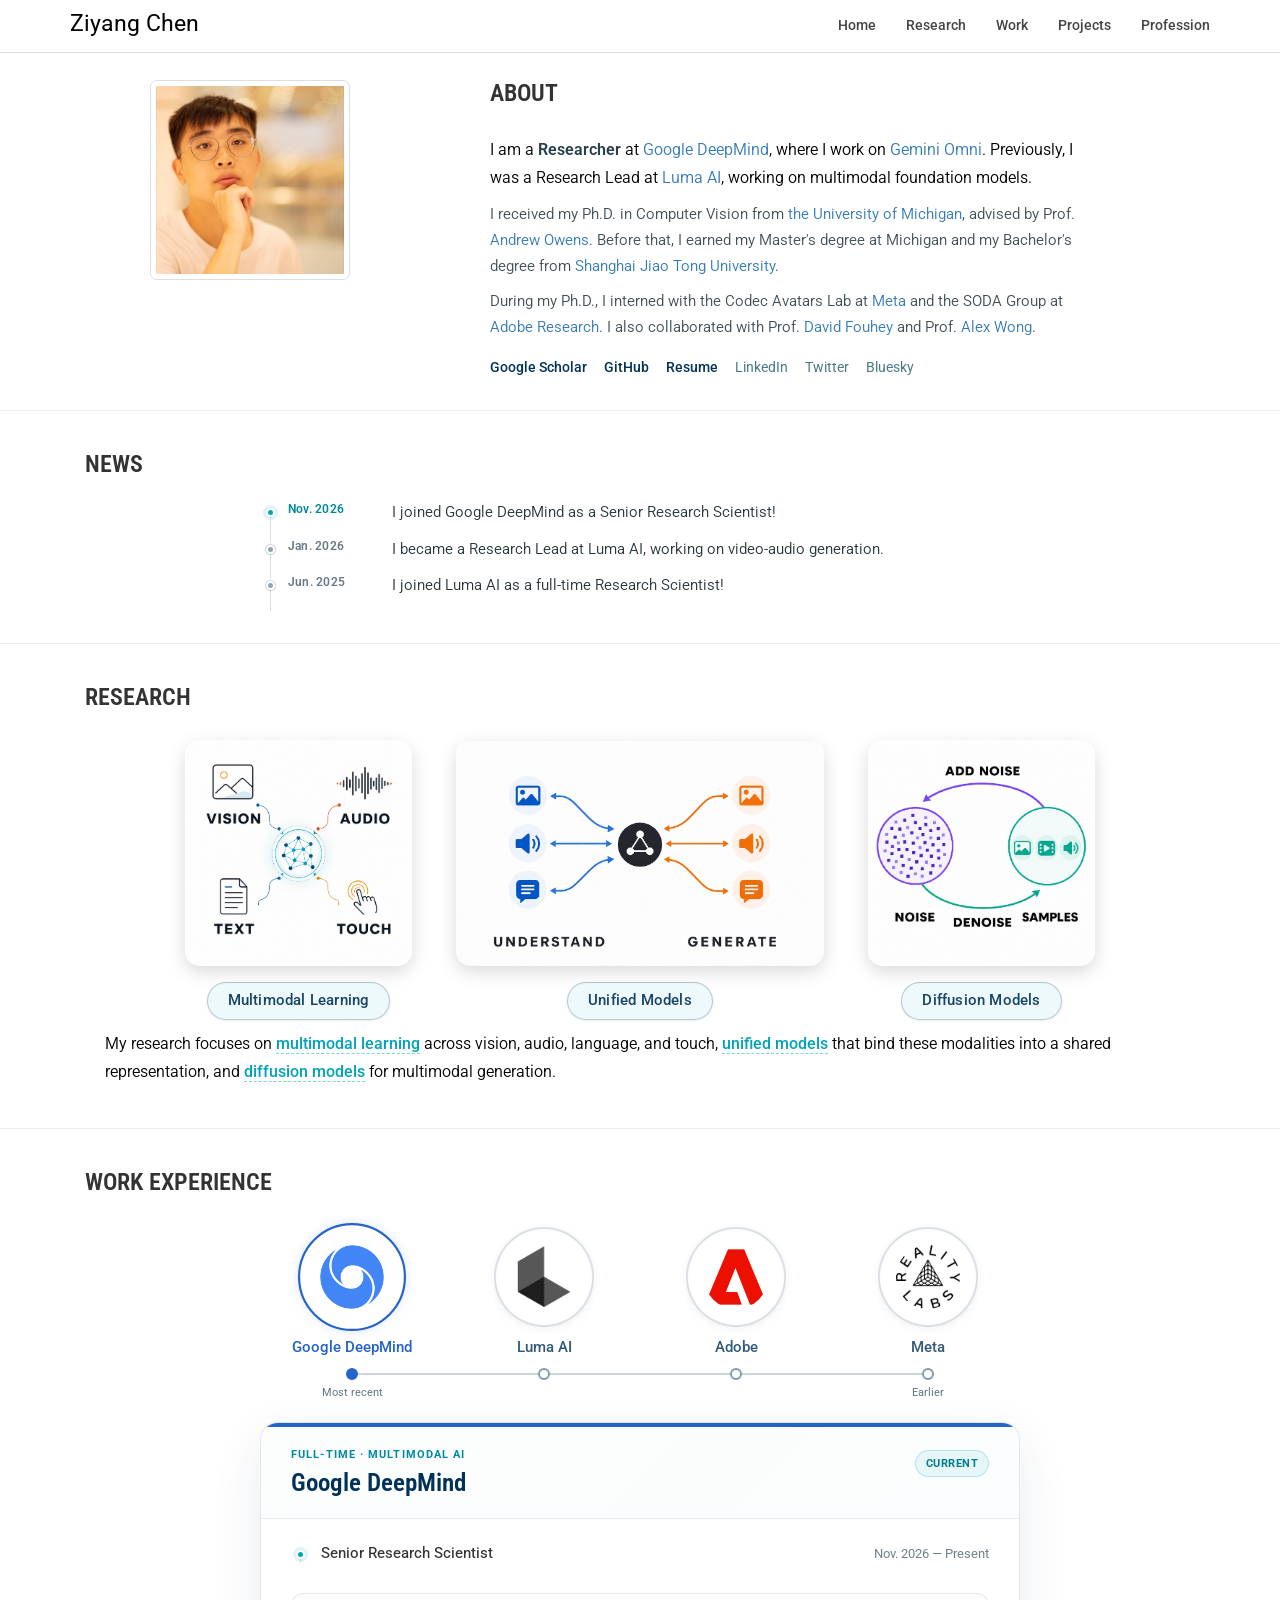
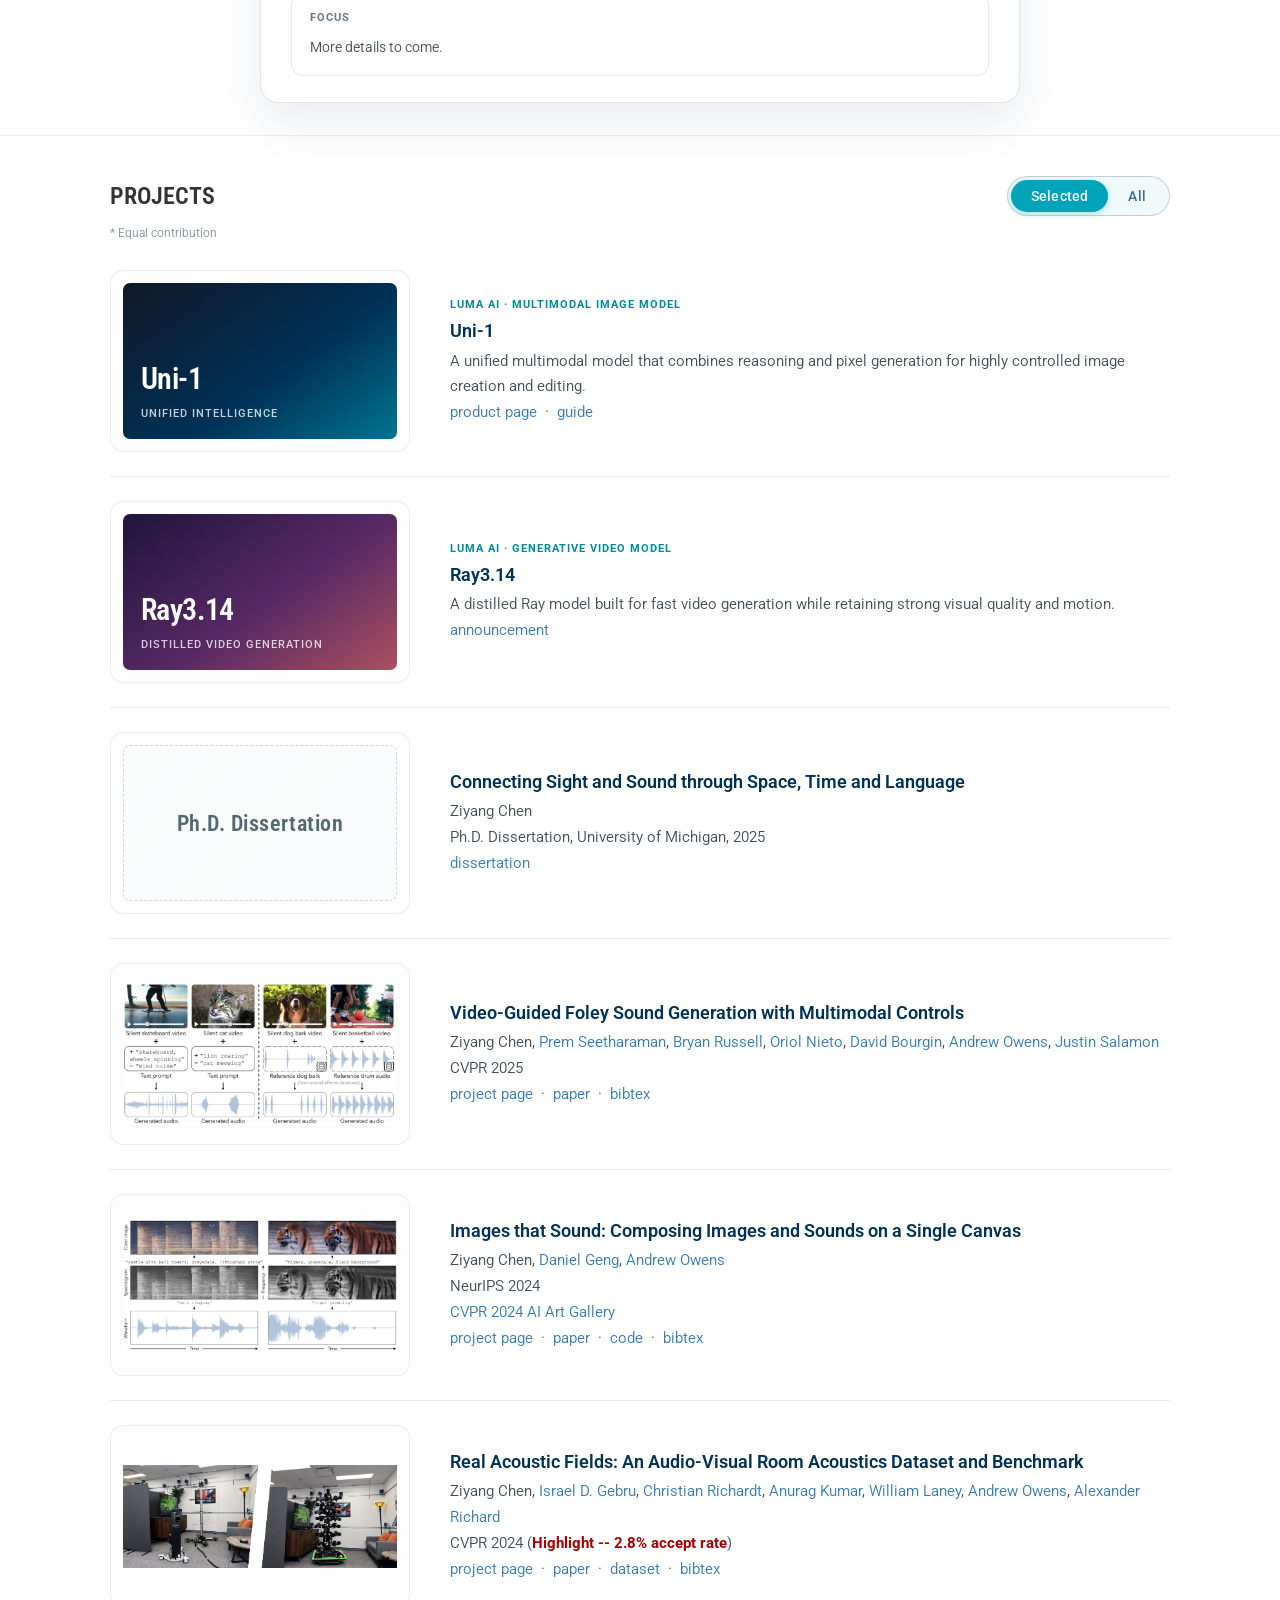
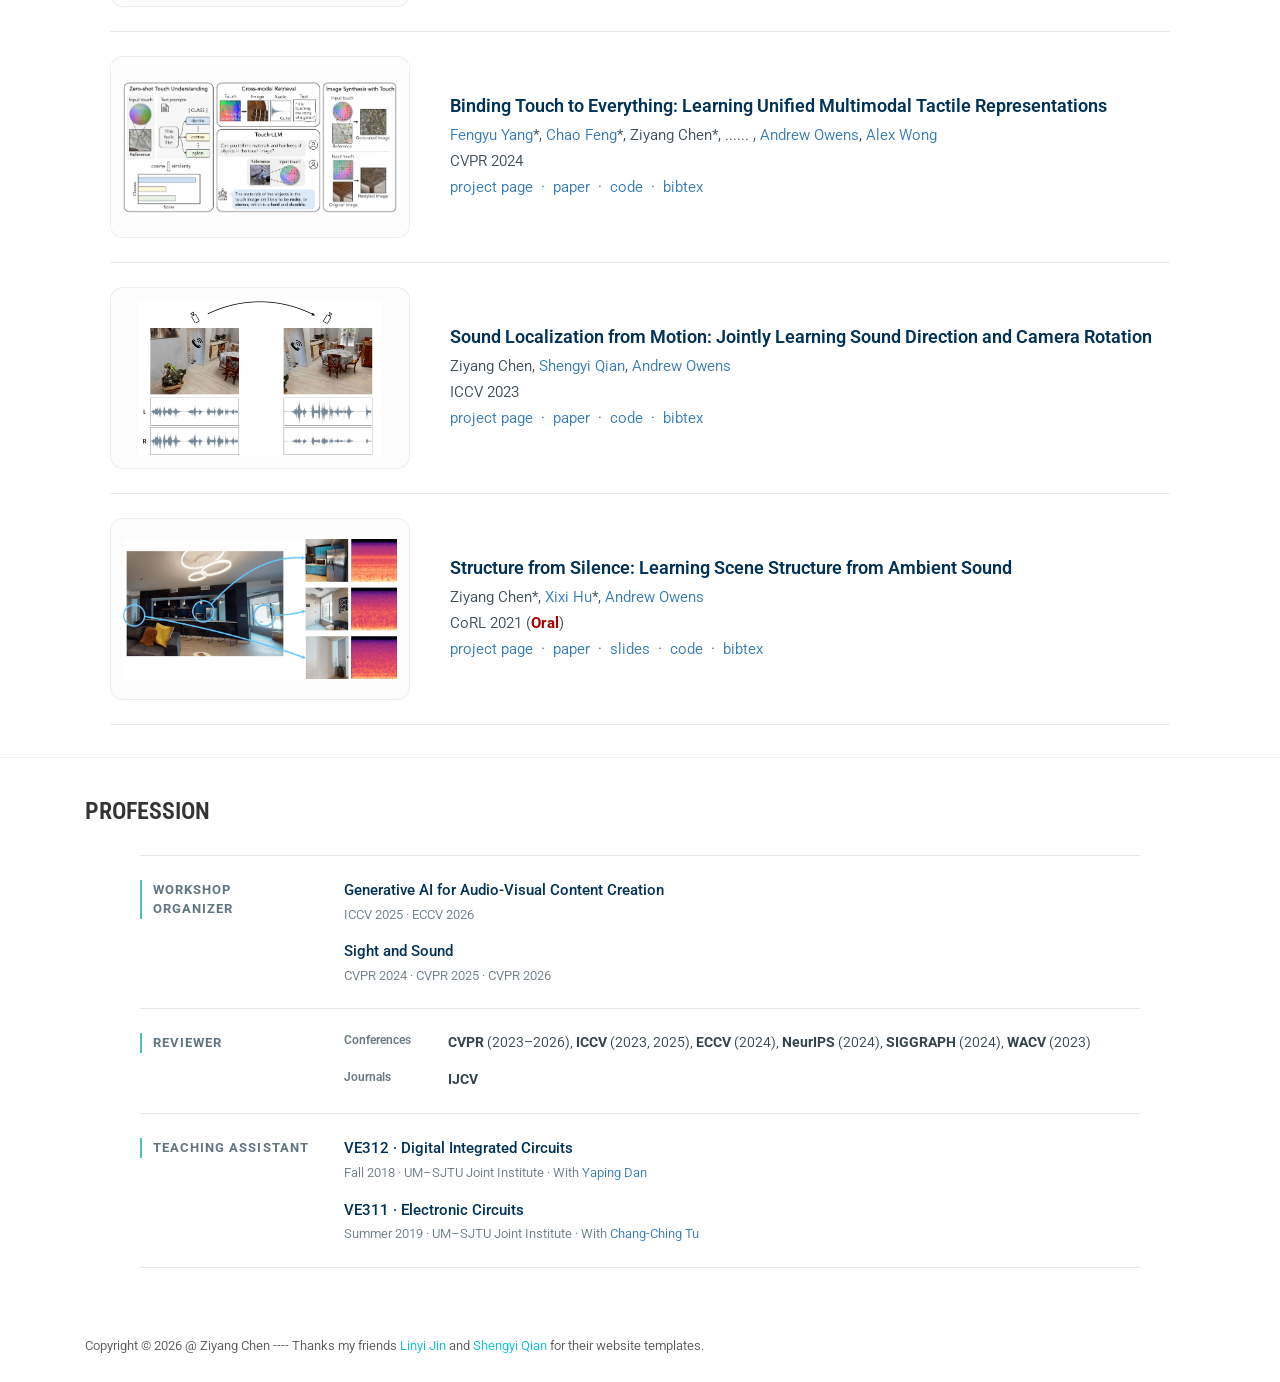
<file: index.html>
<!DOCTYPE html>
<html lang="en">

<head>
    <meta http-equiv="Content-Type" content="text/html; charset=UTF-8">
    <!-- Page metadata -->
    <title>Ziyang Chen</title>
    <link rel="icon" href="images/favicon/favicon.ico" sizes="any">
    <link rel="apple-touch-icon" sizes="180x180" href="images/favicon/apple-touch-icon.png">
    <meta name="description" content="Ziyang Chen's Personal Website">
    <meta name="keywords" content="webpage">
    <meta name="author" content="Ziyang Chen">
    <meta name="format-detection" content="telephone=no">
    <meta name="viewport" content="width=device-width, initial-scale=1">

    <!-- Fonts and styles -->
    <link rel="preconnect" href="https://fonts.googleapis.com">
    <link rel="preconnect" href="https://fonts.gstatic.com" crossorigin>
    <link rel="stylesheet" href="https://fonts.googleapis.com/css2?family=Roboto+Condensed:wght@300;400;700&amp;family=Roboto:wght@100;300;400;500;700&amp;display=swap">
    <link rel="stylesheet" href="assets/css/bootstrap.min.css">
    <link rel="stylesheet" href="assets/css/animate.css">
    <link rel="stylesheet" href="assets/css/main.css">
    <link rel="stylesheet" href="assets/css/responsive.css">

    <!-- Site scripts; defer preserves dependency order -->
    <script defer src="assets/js/jquery.min.js"></script>
    <script defer src="assets/js/bootstrap.min.js"></script>
    <script defer src="assets/js/wow.min.js"></script>
    <script defer src="assets/js/main.js"></script>

    <!-- Global site tag (gtag.js) - Google Analytics -->
    <script async src="https://www.googletagmanager.com/gtag/js?id=G-ZL4BP5RJ60"></script>
    <script>
        window.dataLayer = window.dataLayer || [];
        function gtag() { dataLayer.push(arguments); }
        gtag('js', new Date());

        gtag('config', 'G-ZL4BP5RJ60');
    </script>

</head>

<body>
    <a class="skip-link" href="#main-content">Skip to main content</a>

    <!-- Site header and primary navigation -->
    <header id="top-bar" class="navbar-fixed-top animated-header">
        <div class="container">
            <div class="navbar-header">
                <!-- Mobile navigation toggle -->
                <button type="button" class="navbar-toggle" data-toggle="collapse" data-target="#main-navigation" aria-controls="main-navigation" aria-expanded="false">
                    <span class="sr-only">Toggle navigation</span>
                    <span class="icon-bar"></span>
                    <span class="icon-bar"></span>
                    <span class="icon-bar"></span>
                </button>
                <div class="navbar-brand">
                    <a href="index.html" style="font-size:1.3em;color:black">
                        Ziyang Chen
                    </a>
                </div>
            </div>
            <nav id="main-navigation" class="collapse navbar-collapse navbar-right" aria-label="Primary navigation">
                <div class="main-menu">
                    <ul class="nav navbar-nav navbar-right">
                        <li>
                            <a href="#about">Home</a>
                        </li>
                        <li>
                            <a href="#Research">Research</a>
                        </li>
                        <li>
                            <a href="#Work">Work</a>
                        </li>
                        <li>
                            <a href="#Projects">Projects</a>
                        </li>
                        <li>
                            <a href="#Profession">Profession</a>
                        </li>
                    </ul>
                </div>
            </nav>
        </div>
    </header>

    <main id="main-content" tabindex="-1">
    <!-- About: introduction and profile links -->
    <section id="about" class="site-section">
        <div class="container">
            <div class="row about-layout">
                <div class="col-md-4 col-sm-4 about-portrait-column">
                    <div class="block wow fadeInRight" data-wow-delay=".2s" data-wow-duration="400ms">
                        <div class="text-center">
                            <img class="about-portrait" src="images/selfish/self-480.jpg" alt="Portrait of Ziyang Chen" width="200" height="200" decoding="async" fetchpriority="high">
                        </div>
                    </div>
                </div>
                <div class="col-md-7 col-sm-7 about-copy-column">
                    <div class="block about-intro wow fadeInLeft" data-wow-delay=".2s" data-wow-duration="400ms">
                        <h1 class="about-heading">About</h1>
                        <p>I am a <span class="about-role-emphasis">Researcher</span> at <a href="https://deepmind.google/">Google DeepMind</a>, where I work on <a href="https://deepmind.google/models/gemini-omni/">Gemini Omni</a>. Previously, I was a Research Lead at <a href="https://lumalabs.ai/">Luma AI</a>, working on multimodal foundation models.</p>
                        <div class="about-bio">
                            <p>I received my Ph.D. in Computer Vision from <a href="https://umich.edu/">the University of Michigan</a>, advised by Prof. <a href="http://andrewowens.com/">Andrew Owens</a>. Before that, I earned my Master's degree at Michigan and my Bachelor's degree from <a href="https://www.sjtu.edu.cn/">Shanghai Jiao Tong University</a>.</p>
                            <p>During my Ph.D., I interned with the Codec Avatars Lab at <a href="https://about.meta.com/realitylabs/">Meta</a> and the SODA Group at <a href="https://research.adobe.com/">Adobe Research</a>. I also collaborated with Prof. <a href="https://web.eecs.umich.edu/~fouhey/">David Fouhey</a> and Prof. <a href="https://vision.cs.yale.edu/members/alex-wong.html">Alex Wong</a>.</p>
                        </div>
                        <nav class="about-links" aria-label="Profiles and résumé">
                            <a class="about-link-primary" href="https://scholar.google.com/citations?user=PbsR83sAAAAJ">Google Scholar</a>
                            <a class="about-link-primary" href="https://github.com/IFICL">GitHub</a>
                            <a class="about-link-primary" href="docs/CV-ziyangchen.pdf">Resume</a>
                            <a href="https://www.linkedin.com/in/ziyang-chen-701982200/">LinkedIn</a>
                            <a href="https://x.com/CzyangChen">Twitter</a>
                            <a href="https://bsky.app/profile/czyang.bsky.social">Bluesky</a>
                        </nav>
                    </div>
                </div>
            </div>
        </div>
    </section>
    <!-- News: recent career and publication updates -->
    <section id="News" class="site-section news-section">
        <div class="container">
            <div class="row">
                <div class="block wow fadeInRight" data-wow-delay=".2s" data-wow-duration="400ms">
                    <h2>
                        News
                    </h2>
                    <ul class="news-timeline" tabindex="0" aria-label="News updates; scroll for older items">
                        <li class="news-item news-latest">
                            <time datetime="2026-11">Nov. 2026</time>
                            <span>I joined Google DeepMind as a Senior Research Scientist!</span>
                        </li>
                        <li class="news-item">
                            <time datetime="2026-01">Jan. 2026</time>
                            <span>I became a Research Lead at Luma AI, working on video-audio generation.</span>
                        </li>
                        <li class="news-item">
                            <time datetime="2025-06">Jun. 2025</time>
                            <span>I joined Luma AI as a full-time Research Scientist!</span>
                        </li>
                        <li class="news-item">
                            <time datetime="2025-05">May 2025</time>
                            <span>I defended my Ph.D. and graduated!</span>
                        </li>
                        <li class="news-item">
                            <time datetime="2025-02">Feb. 2025</time>
                            <span>Three papers were accepted to CVPR 2025! See you in Nashville!</span>
                        </li>
                        <li class="news-item">
                            <time datetime="2024-11">Nov. 2024</time>
                            <span>Check out our new work <a href="https://arxiv.org/abs/2411.17698" target="_blank" rel="noopener noreferrer">MultiFoley</a> for creative Foley sound generation!</span>
                        </li>
                    </ul>
                </div>
            </div>
        </div>
    </section>
    <!-- Research: current research themes -->
    <section id="Research" class="site-section">
        <div class="container">
            <div class="row">
                <div class="block wow fadeInRight" data-wow-delay=".2s" data-wow-duration="400ms">
                    <h2>
                        Research
                    </h2>
                    <div class="text-center">
                    <div class="img-wall" style="width: 85%;">
                        <div class="img-wall-element">
                            <img src="images/research/multi_modal.jpg" alt="Illustration of multimodal learning across different data types" loading="lazy" decoding="async">
                            <div><span class="keyword-pill" data-topic="multimodal">Multimodal Learning</span></div>
                        </div>
                        <div class="img-wall-element">
                            <img src="images/research/unified_model_v2.jpg" alt="Diagram representing a unified multimodal model" loading="lazy" decoding="async">
                            <div><span class="keyword-pill" data-topic="unified">Unified Models</span></div>
                        </div>
                        <div class="img-wall-element">
                            <img src="images/research/diffusion.jpg" alt="Illustration of the diffusion model generation process" loading="lazy" decoding="async">
                            <div><span class="keyword-pill" data-topic="diffusion">Diffusion Models</span></div>
                        </div>

                    </div>
                    </div>
                    <p class="research" >
                        My research focuses on <span class="topic-link" data-topic="multimodal">multimodal learning</span> across vision, audio, language, and touch, <span class="topic-link" data-topic="unified">unified models</span> that bind these modalities into a shared representation, and <span class="topic-link" data-topic="diffusion">diffusion models</span> for multimodal generation.
                    </p>
                </div>
            </div>
        </div>
    </section>
    <!-- Work: industry roles and selected projects -->
    <section id="Work" class="site-section">
        <div class="container">
            <div class="row">
                <div class="block wow fadeInLeft" data-wow-delay=".2s" data-wow-duration="400ms">
                    <h2>
                        Work Experience
                    </h2>
                </div>
            </div>

            <div class="row">
                <div class="block">
                    <div class="work-tabs" role="tablist" aria-label="Employers, most recent first">
                        <div class="work-tabs-track" role="presentation">
                            <button class="work-tab active" role="tab" aria-selected="true" aria-controls="work-deepmind" id="tab-deepmind" tabindex="0">
                                <img src="images/work/google-deepmind.png" alt="" width="100" height="100" loading="lazy" decoding="async">
                                <span class="work-tab-name">Google DeepMind</span>
                                <span class="work-timeline-label" aria-hidden="true">Most recent</span>
                            </button>
                            <button class="work-tab" role="tab" aria-selected="false" aria-controls="work-luma" id="tab-luma" tabindex="-1">
                                <img src="./images/work/luma.png" alt="" width="100" height="100" loading="lazy" decoding="async">
                                <span class="work-tab-name">Luma AI</span>
                            </button>
                            <button class="work-tab" role="tab" aria-selected="false" aria-controls="work-adobe" id="tab-adobe" tabindex="-1">
                                <img src="./images/work/adobe-icon.png" alt="" width="100" height="100" loading="lazy" decoding="async">
                                <span class="work-tab-name">Adobe</span>
                            </button>
                            <button class="work-tab" role="tab" aria-selected="false" aria-controls="work-meta" id="tab-meta" tabindex="-1">
                                <img src="./images/work/reality_lab.png" alt="" width="100" height="100" loading="lazy" decoding="async">
                                <span class="work-tab-name">Meta</span>
                                <span class="work-timeline-label" aria-hidden="true">Earlier</span>
                            </button>
                        </div>
                    </div>

                    <div class="work-panels">
                        <div class="work-panel active" role="tabpanel" id="work-deepmind" aria-labelledby="tab-deepmind">
                            <div class="work-panel-header">
                                <div>
                                    <p class="work-eyebrow">Full-time · Multimodal AI</p>
                                    <div class="work-company-line">
                                        <h3 class="work-company"><a href="https://deepmind.google/">Google DeepMind</a></h3>
                                    </div>
                                </div>
                                <span class="work-status">Current</span>
                            </div>
                            <div class="work-panel-body">
                                <div class="work-role-list" aria-label="Role at Google DeepMind">
                                    <div class="role-line current-role">
                                        <span class="job-title">Senior Research Scientist</span>
                                        <span class="role-date">Nov. 2026 — Present</span>
                                    </div>
                                </div>
                                <div class="work-info-block">
                                    <p class="work-label">Focus</p>
                                    <p class="work-detail">More details to come.</p>
                                </div>
                            </div>
                        </div>
                        <div class="work-panel" role="tabpanel" id="work-luma" aria-labelledby="tab-luma" hidden>
                            <div class="work-panel-header">
                                <div>
                                    <p class="work-eyebrow">Full-time · Multimodal AI</p>
                                    <div class="work-company-line">
                                        <h3 class="work-company"><a href="https://lumalabs.ai/">Luma AI</a></h3>
                                        <p class="work-location">Redwood City, CA</p>
                                    </div>
                                </div>
                            </div>
                            <div class="work-panel-body">
                                <div class="work-role-list" aria-label="Roles at Luma AI">
                                    <div class="role-line">
                                        <span class="job-title">Research Lead</span>
                                        <span class="role-date">Jan. — Nov. 2026</span>
                                    </div>
                                    <div class="role-line">
                                        <span class="job-title">Research Scientist</span>
                                        <span class="role-date">Jun. 2025 — Jan. 2026</span>
                                    </div>
                                </div>
                                <div class="work-info-block">
                                    <p class="work-label">Focus</p>
                                    <p class="work-detail">Multimodal foundation models for image, video, and audio generation.</p>
                                </div>
                            </div>
                        </div>
                        <div class="work-panel" role="tabpanel" id="work-adobe" aria-labelledby="tab-adobe" hidden>
                            <div class="work-panel-header">
                                <div>
                                    <p class="work-eyebrow">Research internship · Generative audio</p>
                                    <div class="work-company-line">
                                        <h3 class="work-company"><a href="https://research.adobe.com/">Adobe Research</a></h3>
                                        <p class="work-location">San Francisco, CA</p>
                                    </div>
                                </div>
                            </div>
                            <div class="work-panel-body">
                                <div class="work-role-list" aria-label="Role at Adobe Research">
                                    <div class="role-line">
                                        <span class="job-title">Research Scientist Intern</span>
                                        <span class="role-date">May — Nov. 2024</span>
                                    </div>
                                </div>
                                <div class="work-info-grid">
                                    <div class="work-info-block">
                                        <p class="work-label">Research mentors</p>
                                        <p class="work-detail"><a href="https://pseeth.github.io/">Prem Seetharaman</a>, <a href="https://bryanrussell.org/">Bryan Russell</a>, and <a href="https://www.justinsalamon.com/">Justin Salamon</a></p>
                                    </div>
                                    <div class="work-info-block work-featured-project">
                                        <p class="work-label">Featured project</p>
                                        <p class="work-project-title"><a href="https://ificl.github.io/MultiFoley/">MultiFoley</a><span class="work-project-venue">CVPR 2025</span></p>
                                        <p class="work-detail">Video-guided sound generation with text, audio, and video conditioning.</p>
                                    </div>
                                </div>
                            </div>
                        </div>
                        <div class="work-panel" role="tabpanel" id="work-meta" aria-labelledby="tab-meta" hidden>
                            <div class="work-panel-header">
                                <div>
                                    <p class="work-eyebrow">Research internship · Spatial audio &amp; video</p>
                                    <div class="work-company-line">
                                        <h3 class="work-company"><a href="https://about.meta.com/realitylabs/">Meta · Codec Avatars Lab</a></h3>
                                        <p class="work-location">Pittsburgh, PA</p>
                                    </div>
                                </div>
                            </div>
                            <div class="work-panel-body">
                                <div class="work-role-list" aria-label="Role at Meta">
                                    <div class="role-line">
                                        <span class="job-title">Research Scientist Intern</span>
                                        <span class="role-date">May — Nov. 2023</span>
                                    </div>
                                </div>
                                <div class="work-info-grid">
                                    <div class="work-info-block">
                                        <p class="work-label">Research mentors</p>
                                        <p class="work-detail"><a href="https://scholar.google.it/citations?user=5RFgT84AAAAJ&amp;hl=en">Israel D. Gebru</a>, <a href="https://richardt.name/">Christian Richardt</a>, and <a href="https://alexanderrichard.github.io/">Alexander Richard</a></p>
                                    </div>
                                    <div class="work-info-block work-featured-project">
                                        <p class="work-label">Featured project</p>
                                        <p class="work-project-title"><a href="https://facebookresearch.github.io/real-acoustic-fields/">Real Acoustic Fields</a><span class="work-project-venue">CVPR 2024 · Highlight</span></p>
                                        <p class="work-detail">A multimodal dataset capturing real-world room acoustics.</p>
                                    </div>
                                </div>
                            </div>
                        </div>
                    </div>
                </div>
            </div>
        </div>
    </section>

    <!-- Projects: featured products and publications, with a complete archive view -->
    <section id="Projects" class="site-section filter-selected">
        <div class="container">
            <div class="row">
                <div class="block">
                    <div class="project-header">
                        <h2>Projects</h2>
                        <div class="project-toggle" role="group" aria-label="Filter projects">
                            <button type="button" class="project-toggle-btn active" data-filter="selected" aria-pressed="true">Selected</button>
                            <button type="button" class="project-toggle-btn" data-filter="all" aria-pressed="false">All</button>
                        </div>
                    </div>
                    <p class="project-note">* Equal contribution</p>
                </div>
            </div>

            <div class="row project-entry project-selected" id="uni-1">
                <div class="block">
                    <div class="col-md-5 col-sm-5 text-center">
                        <a href="https://lumalabs.ai/uni-1" aria-label="View the Uni-1 product page">
                            <div class="project-teaser-placeholder project-product-teaser project-product-teaser-uni" aria-hidden="true">
                                <span class="project-placeholder-kicker">Uni-1</span>
                                <span class="project-product-type">Unified Intelligence</span>
                            </div>
                        </a>
                    </div>
                    <div class="col-md-7 col-sm-7">
                        <p>
                            <span class="project-project-eyebrow">Luma AI · Multimodal image model</span>
                            <span class="mybold">Uni-1</span><br>
                            A unified multimodal model that combines reasoning and pixel generation for highly controlled image creation and editing.

                            <br>
                            <a href="https://lumalabs.ai/uni-1">product page</a>
                            &nbsp;&middot;&nbsp;
                            <a href="https://lumalabs.ai/learning-center/articles/uni-1-complete-guide">guide</a>
                        </p>
                    </div>
                </div>
            </div>

            <div class="row project-entry project-selected" id="ray-3-14">
                <div class="block">
                    <div class="col-md-5 col-sm-5 text-center">
                        <a href="https://lumalabs.ai/news/ray3_14" aria-label="View the Ray3.14 announcement">
                            <div class="project-teaser-placeholder project-product-teaser project-product-teaser-ray" aria-hidden="true">
                                <span class="project-placeholder-kicker">Ray3.14</span>
                                <span class="project-product-type">Distilled Video Generation</span>
                            </div>
                        </a>
                    </div>
                    <div class="col-md-7 col-sm-7">
                        <p>
                            <span class="project-project-eyebrow">Luma AI · Generative video model</span>
                            <span class="mybold">Ray3.14</span><br>
                            A distilled Ray model built for fast video generation while retaining strong visual quality and motion.
                            <br>
                            <a href="https://lumalabs.ai/news/ray3_14">announcement</a>
                        </p>
                    </div>
                </div>
            </div>

            <div class="row project-entry project-selected" id="phd-dissertation">
                <div class="block">
                    <div class="col-md-5 col-sm-5 text-center">
                        <a href="https://deepblue.lib.umich.edu/items/5612135b-61cb-47e1-9ab4-3c3dda3f605b" aria-label="View the dissertation Connecting Sight and Sound through Space, Time and Language">
                            <div class="project-teaser-placeholder" aria-hidden="true">
                                <span class="project-placeholder-kicker">Ph.D. Dissertation</span>
                            </div>
                        </a>
                    </div>
                    <div class="col-md-7 col-sm-7">
                        <p>
                            <span class="mybold">Connecting Sight and Sound through Space, Time and Language</span><br>
                            Ziyang Chen
                            <br>
                            Ph.D. Dissertation, University of Michigan, 2025
                            <br>
                            <a href="https://deepblue.lib.umich.edu/items/5612135b-61cb-47e1-9ab4-3c3dda3f605b">dissertation</a>
                        </p>
                    </div>
                </div>
            </div>

            <div class="row project-entry project-selected" id="multifoley">
                <div class="block">
                    <div class="col-md-5 col-sm-5 text-center">
                        <a href="https://arxiv.org/abs/2411.17698"><img src="images/projects/multifoley.jpg" alt="MultiFoley video-guided sound generation overview" loading="lazy" decoding="async"
                                style="width: 100%;  border-radius: 10px;"></a>
                    </div>
                    <div class="col-md-7 col-sm-7">
                        <p>
                            <span class="mybold">Video-Guided Foley Sound Generation with Multimodal Controls</span><br>

                            Ziyang Chen,
                            <a href="https://pseeth.github.io/">Prem Seetharaman</a>,
                            <a href="https://bryanrussell.org/">Bryan Russell</a>,
                            <a href="https://www.urinieto.com/">Oriol Nieto</a>,
                            <a href="https://www.davidbourgin.com/">David Bourgin</a>,
                            <a href="http://andrewowens.com/">Andrew Owens</a>,
                            <a href="https://www.justinsalamon.com/" target="_blank" rel="noopener noreferrer">Justin Salamon</a>
                            <br>
                            CVPR 2025
                            <br>
                            <a href="https://ificl.github.io/MultiFoley/">project page</a>
                            &nbsp;&middot;&nbsp;
                            <a href="https://arxiv.org/abs/2411.17698">paper</a>
                            &nbsp;&middot;&nbsp;
                            <a href="https://ificl.github.io/MultiFoley/#BibTeX" target="_blank" rel="noopener noreferrer">bibtex</a>
                        </p>
                    </div>
                </div>
            </div>


            <div class="row project-entry" id="GPS-Gen">
                <div class="block">
                    <div class="col-md-5 col-sm-5 text-center">
                        <a href="https://cfeng16.github.io/gps-gen/"><img src="images/projects/gpsgen.jpg" alt="GPS-controlled image generation overview" loading="lazy" decoding="async" style="width: 95%;"></a>
                    </div>
                    <div class="col-md-7 col-sm-7">
                        <p>
                            <span class="mybold">GPS as a Control Signal for Image Generation</span><br>

                            <a href="https://cfeng16.github.io/">Chao Feng</a>,
                            Ziyang Chen,
                            <a href="https://holynski.org/">Aleksander Holynski</a>,
                            <a href="https://people.eecs.berkeley.edu/~efros/">Alexei A. Efros</a>,
                            <a href="http://andrewowens.com/">Andrew Owens</a>
                            <br>
                            CVPR 2025
                            <br>
                            <a href="https://cfeng16.github.io/gps-gen/">project page</a>
                            &nbsp;&middot;&nbsp;
                            <a href="https://arxiv.org/abs/2501.12390">paper</a>
                            &nbsp;&middot;&nbsp;
                            <a href="https://github.com/cfeng16/GPS2Pix">code</a>
                            &nbsp;&middot;&nbsp;
                            <a href="https://cfeng16.github.io/gps-gen/#bibtex">bibtex</a>
                            <br>
                        </p>
                    </div>
                </div>
            </div>

            <div class="row project-entry" id="Ego-Spatial">
                <div class="block">
                    <div class="col-md-5 col-sm-5 text-center">
                        <a href="https://openaccess.thecvf.com/content/CVPR2025/papers/Min_Supervising_Sound_Localization_by_In-the-wild_Egomotion_CVPR_2025_paper.pdf"><img src="images/projects/sup-egomotion.jpg" alt="Egomotion-supervised sound localization overview" loading="lazy" decoding="async" style="width: 95%; border-radius: 10px;"></a>
                    </div>
                    <div class="col-md-7 col-sm-7">
                        <p>
                            <span class="mybold">Supervising Sound Localization Using In-the-wild Ego-motion</span>
                            <br>

                            <a href="https://www.linkedin.com/in/anna-min-a69963263/">Anna Min</a>,
                            Ziyang Chen,
                            <a href="https://hangzhaomit.github.io/">Hang Zhao</a>,
                            <a href="http://andrewowens.com/">Andrew Owens</a>
                            <br>
                            CVPR 2025 (<span style="color:#a00"><b>Highlight</b></span>)
                            <br>

                            <a href="https://openaccess.thecvf.com/content/CVPR2025/papers/Min_Supervising_Sound_Localization_by_In-the-wild_Egomotion_CVPR_2025_paper.pdf">paper</a>
                        </p>
                    </div>
                </div>
            </div>

            <div class="row project-entry project-selected" id="images-that-sound">
                <div class="block">
                    <div class="col-md-5 col-sm-5 text-center">
                        <a href="https://arxiv.org/abs/2405.12221"><img src="images/projects/images-that-sound.jpg" alt="Images that Sound composition examples" loading="lazy" decoding="async" style="width: 100%;  border-radius: 10px;"></a>
                    </div>
                    <div class="col-md-7 col-sm-7">
                            <p>
                                <span class="mybold">
                                    Images that Sound: Composing Images and Sounds on a Single Canvas</span><br>

                                Ziyang Chen,
                                <a href="https://dangeng.github.io/">Daniel Geng</a>,
                                <a href="http://andrewowens.com/">Andrew Owens</a>
                                <br>
                                NeurIPS 2024
                                <br>
                                <a href="https://thecvf-art.com/project/images-that-sound/">CVPR 2024 AI Art Gallery</a>
                                <br>
                                <a href="https://ificl.github.io/images-that-sound/">project page</a>
                                &nbsp;&middot;&nbsp;
                                <a href="https://arxiv.org/abs/2405.12221">paper</a>
                                &nbsp;&middot;&nbsp;
                                <a href="https://github.com/IFICL/images-that-sound">code</a>
                                &nbsp;&middot;&nbsp;
                                <a href="https://ificl.github.io/images-that-sound/#BibTeX" target="_blank" rel="noopener noreferrer">bibtex</a>
                            </p>
                    </div>
                </div>
            </div>

            <div class="row project-entry project-selected" id="real-acoustic-fields">
                <div class="block">
                    <div class="col-md-5 col-sm-5 text-center">
                        <a href="https://arxiv.org/abs/2403.18821"><img src="images/projects/RAF.jpg" alt="Real Acoustic Fields capture setup" loading="lazy" decoding="async" style="width: 100%;  border-radius: 10px;"></a>
                    </div>
                    <div class="col-md-7 col-sm-7">
                        <p>
                            <span class="mybold">
                                Real Acoustic Fields: An Audio-Visual Room Acoustics Dataset and Benchmark</span><br>

                            Ziyang Chen,
                            <a href="https://scholar.google.it/citations?user=5RFgT84AAAAJ&amp;hl=en">Israel D. Gebru</a>,
                            <a href="https://richardt.name/">Christian Richardt</a>,
                            <a href="https://anuragkr90.github.io/">Anurag Kumar</a>,
                            <a href="https://www.linkedin.com/in/wlaney/">William Laney</a>,
                            <a href="http://andrewowens.com/">Andrew Owens</a>,
                            <a href="https://alexanderrichard.github.io/">Alexander Richard</a>
                            <br>
                            CVPR 2024 (<span style="color:#a00"><b>Highlight -- 2.8% accept rate</b></span>)
                            <br>
                            <a href="https://facebookresearch.github.io/real-acoustic-fields/">project page</a>
                                        &nbsp;&middot;&nbsp;
                                        <a href="https://arxiv.org/abs/2403.18821">paper</a>
                                        &nbsp;&middot;&nbsp;
                                        <a href="https://github.com/facebookresearch/real-acoustic-fields/">dataset</a>
                                        &nbsp;&middot;&nbsp;
                                        <a href="https://facebookresearch.github.io/real-acoustic-fields/#BibTeX" target="_blank" rel="noopener noreferrer">bibtex</a>
                        </p>
                    </div>
                </div>
            </div>


            <div class="row project-entry project-selected" id="UniTouch">
                <div class="block">
                    <div class="col-md-5 col-sm-5 text-center">
                        <a href="https://arxiv.org/abs/2401.18084"><img src="images/projects/unitouch.jpg" alt="UniTouch multimodal tactile representation overview" loading="lazy" decoding="async" style="width: 100%;"></a>
                    </div>
                    <div class="col-md-7 col-sm-7">
                        <p>
                            <span class="mybold"> Binding Touch to
                                Everything: Learning Unified Multimodal Tactile Representations </span><br>

                            <a href="https://fredfyyang.github.io/">Fengyu Yang</a>*,
                            <a href="https://cfeng16.github.io/">Chao Feng</a>*,
                            Ziyang Chen*,
                            ...... ,
                            <a href="http://andrewowens.com/">Andrew Owens</a>,
                            <a href="https://vision.cs.yale.edu/members/alex-wong.html">Alex Wong</a>
                            <br>
                            CVPR 2024
                            <br>
                            <a href="https://cfeng16.github.io/UniTouch/">project page</a>
                            &nbsp;&middot;&nbsp;
                            <a href="https://arxiv.org/abs/2401.18084">paper</a>
                            &nbsp;&middot;&nbsp;
                            <a href="https://github.com/cfeng16/UniTouch">code</a>
                            &nbsp;&middot;&nbsp;
                            <a href="https://cfeng16.github.io/UniTouch/#BibTeX" target="_blank" rel="noopener noreferrer">bibtex</a>
                        </p>
                    </div>
                </div>
            </div>





            <div class="row project-entry project-selected" id="SLfM">
                <div class="block">
                    <div class="col-md-5 col-sm-5 text-center">
                        <a href="https://arxiv.org/abs/2303.11329"><img src="images/projects/SLfM.jpg" alt="Sound Localization from Motion overview" loading="lazy" decoding="async" style="width: 80%;"></a>
                    </div>
                    <div class="col-md-7 col-sm-7">
                        <p>
                            <span class="mybold"> Sound Localization from Motion: Jointly Learning Sound Direction and Camera Rotation</span><br>

                            Ziyang Chen, <a href="https://jasonqsy.github.io/">Shengyi Qian</a>, <a
                                href="http://andrewowens.com/">Andrew Owens</a><br>
                            ICCV 2023
                            <br>
                            <a href="https://ificl.github.io/SLfM/">project page</a>
                            &nbsp;&middot;&nbsp;
                            <a href="https://arxiv.org/abs/2303.11329">paper</a>
                            &nbsp;&middot;&nbsp;
                            <a href="https://github.com/IFICL/SLfM">code</a>
                            &nbsp;&middot;&nbsp;
                            <a href="https://ificl.github.io/SLfM/#BibTeX" target="_blank" rel="noopener noreferrer">bibtex</a>
                            <br>
                        </p>
                    </div>
                </div>
            </div>

            <div class="row project-entry" id="condfoleygen">
                <div class="block">
                    <div class="col-md-5 col-sm-5 text-center">
                        <a href="https://arxiv.org/abs/2304.08490"><img src="images/projects/condfoleygen.jpg" alt="Conditional Foley generation examples" loading="lazy" decoding="async" style="width: 100%; margin-top: 5px;"></a>
                    </div>
                    <div class="col-md-7 col-sm-7">
                        <p>
                            <span class="mybold">Conditional Generation of Audio from Video via Foley Analogies</span><br>

                            <a href="https://xypb.github.io/">Yuexi Du</a>, Ziyang Chen, <a href="https://www.justinsalamon.com/">Justin Salamon</a>, <a href="https://bryanrussell.org/">Bryan Russell</a>, <a href="http://andrewowens.com/">Andrew Owens</a><br>

                            CVPR 2023
                            <br>
                            <a href="https://xypb.github.io/CondFoleyGen/">project page</a>
                            &nbsp;&middot;&nbsp;
                            <a href="https://arxiv.org/abs/2304.08490">paper</a>
                            &nbsp;&middot;&nbsp;
                            <a href="https://github.com/XYPB/CondFoleyGen">code</a>
                            &nbsp;&middot;&nbsp;
                            <a href="https://xypb.github.io/CondFoleyGen/docs/bibtex.txt">bibtex</a>
                            <br>
                        </p>
                    </div>
                </div>
            </div>


            <div class="row project-entry" id="avforensics">
                <div class="block">
                    <div class="col-md-5 col-sm-5 text-center">
                        <a href="https://arxiv.org/abs/2301.01767"><img src="images/projects/avforensics.jpg" alt="Audio-visual anomaly detection overview" loading="lazy" decoding="async" style="width: 60%;"></a>
                    </div>
                    <div class="col-md-7 col-sm-7">
                        <p>
                            <span class="mybold">Self-Supervised Video Forensics by Audio-Visual Anomaly Detection</span><br>

                            <a href="https://cfeng16.github.io/">Chao Feng</a>, Ziyang Chen, <a href="http://andrewowens.com/">Andrew Owens</a><br>
                            CVPR 2023 (<span style="color:#a00"><b>Highlight -- 2.5% accept rate</b></span>)
                            <br>
                            <a href="https://cfeng16.github.io/audio-visual-forensics/">project page</a>
                            &nbsp;&middot;&nbsp;
                            <a href="https://arxiv.org/abs/2301.01767">paper</a>
                            &nbsp;&middot;&nbsp;
                            <a href="https://github.com/cfeng16/audio-visual-forensics">code</a>
                            &nbsp;&middot;&nbsp;
                            <a href="https://cfeng16.github.io/audio-visual-forensics/docs/bibtex.txt">bibtex</a>
                            <br>
                        </p>
                    </div>
                </div>
            </div>


            <div class="row project-entry" id="stereocrw">
                <div class="block">
                    <div class="col-md-5 col-sm-5 text-center">
                        <a href="https://arxiv.org/abs/2204.12489"><img src="images/projects/stereocrw.jpg" alt="Stereo sound localization method overview" loading="lazy" decoding="async" style="width: 100%;"></a>
                    </div>
                    <div class="col-md-7 col-sm-7">
                        <p>
                            <span class="mybold">Sound Localization by Self-Supervised Time Delay Estimation</span><br>

                            Ziyang Chen, <a href="https://web.eecs.umich.edu/~fouhey/">David F. Fouhey</a>, <a
                                href="http://andrewowens.com/">Andrew Owens</a><br>

                            ECCV 2022
                            <br>
                            <a href="https://ificl.github.io/stereocrw/">project page</a>
                            &nbsp;&middot;&nbsp;
                            <a href="https://arxiv.org/abs/2204.12489">paper</a>
                            &nbsp;&middot;&nbsp;
                            <a href="https://www.dropbox.com/s/mn7b884xlmsu213/Stereocrw-public.key?dl=0">slides</a>
                            &nbsp;&middot;&nbsp;
                            <a href="https://github.com/IFICL/stereocrw">code</a>
                            &nbsp;&middot;&nbsp;
                            <a href="https://ificl.github.io/stereocrw/docs/bibtex.txt">bibtex</a>
                            <br>
                        </p>
                    </div>
                </div>
            </div>


            <div class="row project-entry" id="mix-and-localize">
                <div class="block">
                    <div class="col-md-5 col-sm-5 text-center">
                        <a href="https://arxiv.org/abs/2211.15058"><img src="images/projects/mixcrw.jpg" alt="Mix and Localize method overview" loading="lazy" decoding="async" style="width: 100%;"></a>
                    </div>
                    <div class="col-md-7 col-sm-7">
                        <p>
                            <span class="mybold">Mix and Localize: Localizing Sound Sources in Mixtures</span><br>
                            <a href="https://hxixixh.github.io/">Xixi Hu</a>*, Ziyang Chen*, <a
                                href="http://andrewowens.com/">Andrew Owens</a><br>

                            CVPR 2022
                            <br>
                            <a href="https://hxixixh.github.io/mix-and-localize/">project page</a>
                            &nbsp;&middot;&nbsp;
                            <a href="https://arxiv.org/abs/2211.15058">paper</a>
                            &nbsp;&middot;&nbsp;
                            <a href="https://www.dropbox.com/sh/858ju9bn2q4avsd/AAB3wrj8506sKmERUzjW0d7Za?dl=0">slides</a>
                            &nbsp;&middot;&nbsp;
                            <a href="https://github.com/hxixixh/mix-and-localize">code</a>
                            &nbsp;&middot;&nbsp;
                            <a href="https://hxixixh.github.io/mix-and-localize/docs/bibtex.txt">bibtex</a>
                        </p>
                    </div>
                </div>
            </div>


            <div class="row project-entry project-selected" id="structure-from-silence">
                <div class="block">
                    <div class="col-md-5 col-sm-5 text-center">
                        <a href="https://arxiv.org/abs/2111.05846"><img src="images/projects/sfs.jpg" alt="Structure from Silence method overview" loading="lazy" decoding="async" style="width: 100%;"></a>
                    </div>
                    <div class="col-md-7 col-sm-7">
                        <p>
                            <span class="mybold">Structure from Silence: Learning Scene Structure from Ambient Sound</span>
                            <br>
                            Ziyang Chen*, <a href="https://hxixixh.github.io/">Xixi Hu</a>*, <a href="http://andrewowens.com/">Andrew Owens</a><br>

                            CoRL 2021 (<span style="color:#a00"><b>Oral</b></span>)
                            <br>
                            <a href="https://ificl.github.io/structure-from-silence/">project page</a>
                            &nbsp;&middot;&nbsp;
                            <a href="https://arxiv.org/abs/2111.05846">paper</a>
                            &nbsp;&middot;&nbsp;
                            <a href="https://drive.google.com/drive/folders/1xjgSDOvKm21oZvLDjerD9uSl2rZ_vzbl?usp=sharing">slides</a>
                            &nbsp;&middot;&nbsp;
                            <a href="https://github.com/IFICL/structure-from-silence">code</a>
                            &nbsp;&middot;&nbsp;
                            <a href="https://ificl.github.io/structure-from-silence/docs/bibtex.txt">bibtex</a>
                            <br>
                        </p>
                    </div>
                </div>
            </div>

        </div>
    </section>

    <!-- Professional service: organizing, reviewing, and teaching -->
    <section id="Profession" class="site-section">
        <div class="container">
            <div class="row">
                <div class="block wow fadeInLeft" data-wow-delay=".2s" data-wow-duration="400ms">
                    <h2>
                        Profession
                    </h2>

                    <div class="profession-list">
                        <section class="profession-group" aria-labelledby="profession-workshops">
                            <h3 class="profession-label" id="profession-workshops">Workshop Organizer</h3>
                            <ul class="profession-entries">
                                <li>
                                    <a class="profession-title" href="https://gen4avc.github.io/">Generative AI for Audio-Visual Content Creation</a>
                                    <span class="profession-meta">ICCV 2025 · ECCV 2026</span>
                                </li>
                                <li>
                                    <a class="profession-title" href="https://sightsound.org/">Sight and Sound</a>
                                    <span class="profession-meta">CVPR 2024 · CVPR 2025 · CVPR 2026</span>
                                </li>
                            </ul>
                        </section>

                        <section class="profession-group" aria-labelledby="profession-reviewing">
                            <h3 class="profession-label" id="profession-reviewing">Reviewer</h3>
                            <ul class="profession-entries profession-reviewing">
                                <li>
                                    <span class="profession-key">Conferences</span>
                                    <span><strong>CVPR</strong> (2023&ndash;2026), <strong>ICCV</strong> (2023, 2025), <strong>ECCV</strong> (2024), <strong>NeurIPS</strong> (2024), <strong>SIGGRAPH</strong> (2024), <strong>WACV</strong> (2023)</span>
                                </li>
                                <li>
                                    <span class="profession-key">Journals</span>
                                    <span><strong>IJCV</strong></span>
                                </li>
                            </ul>
                        </section>

                        <section class="profession-group" aria-labelledby="profession-teaching">
                            <h3 class="profession-label" id="profession-teaching">Teaching Assistant</h3>
                            <ul class="profession-entries">
                                <li>
                                    <span class="profession-title">VE312 · Digital Integrated Circuits</span>
                                    <span class="profession-meta">Fall 2018 · UM–SJTU Joint Institute · With <a href="https://www.ji.sjtu.edu.cn/about/faculty-staff/faculty-directory/faculty-detail/86/">Yaping Dan</a></span>
                                </li>
                                <li>
                                    <span class="profession-title">VE311 · Electronic Circuits</span>
                                    <span class="profession-meta">Summer 2019 · UM–SJTU Joint Institute · With <a href="https://www.ji.sjtu.edu.cn/about/faculty-staff/faculty-directory/faculty-detail/126/">Chang-Ching Tu</a></span>
                                </li>
                            </ul>
                        </section>
                    </div>
                </div>
            </div>
        </div>
    </section>

    </main>

    <!-- Site footer and template credits -->
    <footer id="footer">
        <div class="container">
            <div class="col-md-8">
                <p class="copyright">Copyright © 2026 @ Ziyang Chen ---- Thanks my friends <a href="https://jinlinyi.github.io/">Linyi Jin</a> and <a href="https://jasonqsy.github.io/">Shengyi Qian</a> for their website templates.</p>
            </div>
        </div>
    </footer>

</body>

</html>
</file>
<file: assets/css/main.css>
body {
  font-family: 'Roboto', sans-serif;
}

body, html {
  scroll-behavior: smooth;
  overflow-x: hidden;
}

h1,
h2,
h3,
h4,
h5,
h6 {
  font-family: 'Roboto Condensed', sans-serif;
}

p {
  font-family: 'Roboto', sans-serif;
  line-height: 22px;
  font-size: 18px;
  font-weight: 360;
}

.mybold {
  font-weight: 500;
  font-size: 16px;
  color: rgba(0, 49, 87, 0.9);
}

.job-title {
  font-weight: 450;
  color: #333333;
}

ul {
  padding-left: 20px;
  font-family: 'Roboto', sans-serif;
}

ul li {
  /* list-style: none; */
  font-family: 'Roboto', sans-serif;
  font-size: 15px;
  font-weight: 360;
}

h2 {
  font-size: 26px;
}

/* a:link {
  color: rgb(3, 64, 92);
} */
a:hover {
  text-decoration: underline;
}

.skip-link {
  position: fixed;
  z-index: 10000;
  top: 10px;
  left: 10px;
  padding: 9px 13px;
  border-radius: 4px;
  background: #003157;
  color: #fff;
  transform: translateY(-160%);
  transition: transform 0.15s ease;
}

.skip-link:focus {
  color: #fff;
  transform: translateY(0);
}

a:focus-visible,
button:focus-visible {
  border-radius: 3px;
  outline: 2px solid #00a4ba;
  outline-offset: 3px;
}

#main-content:focus {
  outline: none;
}

/* a:visited {
  color: purple;
} */

.section-heading {
  text-align: center;
  margin-bottom: 65px;
}

.section-heading p {
  font-size: 14px;
  font-weight: 300;
  color: #727272;
  line-height: 20px;
}

.title {
  font-size: 30px;
  line-height: 1.1;
  font-weight: 300;
  color: #333;
  text-transform: uppercase;
  margin-bottom: 20px;
}

.subtitle {
  font-size: 24px;
  font-weight: 600;
  margin-bottom: 18px;
  text-transform: uppercase;
}

.subtitle-des {
  color: #727272;
  font-size: 14px;
  margin-bottom: 35px;
  font-weight: 300;
}

.pages {
  padding: 80px 0 40px;
}

.moduler {
  padding: 140px 0;
}

.navbar-default .navbar-nav>li>a:hover {
  color: #02bdd5;
}

.navbar.navbar-default {
  border: 0;
  border-radius: 0;
  margin-bottom: 0;
}

.navbar.navbar-default .navbar-toggle {
  margin-top: 32px;
}

.navbar-header .navbar-brand {
  padding: 13px 0;
}

.navbar-header .navbar-brand a {
  height: auto;
  margin-top: 8px;
}

.navbar-inverse .navbar-toggle:focus,
.navbar-inverse .navbar-toggle {
  background: #444;
}

.copyrights {
  text-indent: -9999px;
  height: 0;
  line-height: 0;
  font-size: 0;
  overflow: hidden;
}

#top-bar {
  background: #fff;
  color: #fff;
  -webkit-transition: all 0.2s ease-out 0s;
  transition: all 0.2s ease-out 0s;
  padding: 15px 0;
  -webkit-box-shadow: 0 0 3px 0 rgba(0, 0, 0, 0.1);
  box-shadow: 0 0 3px 0 rgba(0, 0, 0, 0.1);
  border-bottom: 1px solid #dedede;
}

#top-bar .navbar-nav>li>a:hover {
  background: transparent;
}

#top-bar.animated-header {
  padding: 0px 0;
  background: #ffffff;
  box-shadow: none;
}

#top-bar .main-menu li>a {
  color: #444;
}

#top-bar .main-menu li {
  position: relative;
}

#top-bar .main-menu li a {
  font-size: 14px;
  font-weight: 500;
  border-bottom: 2px solid transparent;
  -webkit-transition: .3s all;
  -o-transition: .3s all;
  transition: .3s all;
  /* text-transform: uppercase; */
}

#top-bar .main-menu li a:hover {
  color: #02bdd5;
}

.navbar-custom .nav li>a {
  position: relative;
  color: #000;
}

.navbar-right .dropdown-menu {
  right: auto;
  left: 0;
}

.navbar-custom .dropdown-menu {
  position: absolute;
  display: block;
  visibility: hidden;
  opacity: 0;
}

#hero-area {
  background: url('../images/slider.jpg') no-repeat 50%;
  background-size: cover;
  background-attachment: fixed;
  padding: 230px 0;
  color: #fff;
  box-shadow: 0 0 8px rgba(0, 0, 0, 0.3);
  position: relative;
}

#hero-area:before {
  content: '';
  z-index: 9;
  background: rgba(255, 255, 255, 0.78);
  position: absolute;
  top: 0;
  left: 0;
  right: 0;
  bottom: 0;
}

#hero-area .block {
  position: relative;
  z-index: 999;
}

#hero-area h1 {
  font-size: 40px;
  line-height: 50px;
  color: #333;
  font-weight: 700;
  margin-bottom: 15px;
  text-transform: uppercase;
}

#hero-area h2 {
  font-size: 18px;
  font-weight: 300;
  margin-bottom: 38px;
  line-height: 27px;
  text-transform: uppercase;
  color: #666;
  font-family: 'Roboto', sans-serif;
  margin-top: 25px;
}

#hero-area .btn {
  background: #414141;
  border: none;
  color: #fff;
  padding: 20px 35px;
  margin-top: 30px;
  font-size: 16px;
  font-size: 13px;
  line-height: 1em;
  text-transform: uppercase;
  letter-spacing: normal;
  border-radius: 0;
}

#call-to-action {
  background: #02bdd5;
  background-size: cover;
  background-attachment: fixed;
  padding: 80px 0;
  text-align: center;
  position: relative;
  color: #fff;
}

#call-to-action .block {
  position: relative;
  z-index: 99;
  color: #fff;
}

#call-to-action .block h2 {
  margin-bottom: 15px;
  color: #fff;
}

#call-to-action .block p {
  font-size: 15px;
  font-weight: 300;
  font-family: 'Roboto', sans-serif;
  margin-top: 20px;
}

#call-to-action .block .btn-contact {
  background: #fff;
  border: none;
  color: #02bdd5;
  padding: 16px 35px;
  margin-top: 20px;
  font-size: 12px;
  letter-spacing: 2px;
  text-transform: uppercase;
  border-radius: 0;
}

#call-to-action .block .btn-contact i {
  margin-right: 10px;
}

#about {
  padding: 110px 0;
}

.block {
  padding: 20px 30px 0 30px;
}

.block h2 {
  font-size: 24px;
  font-weight: 600;
  margin-bottom: 30px;
  text-transform: uppercase;
}

.block p {
  color: #000000;
  font-size: 15.5px;
  line-height: 28px;
  margin-bottom: 10px;
}

.block img {
  max-width: 87%;
}

#about img {
  margin-top: 30px;
  max-width: 68%;
  border: 1px solid #ddd;
  border-radius: 4px;
  padding: 5px;
}

/* About: restrained portrait and readable profile details */
.about-layout {
  display: flex;
  align-items: flex-start;
}

.about-portrait-column .block,
.about-intro {
  padding-top: 0;
}

#about img.about-portrait {
  width: 200px;
  height: 200px;
  max-width: 100%;
  margin: 0;
  padding: 5px;
  border: 1px solid #d9e0e4;
  border-radius: 7px;
  object-fit: cover;
}

.about-intro .about-heading {
  margin: 0 0 30px;
  font-size: 24px;
  font-weight: 600;
  line-height: 1.1;
  text-transform: uppercase;
}

.about-role-emphasis {
  color: #263f4d;
  font-weight: 600;
}

.about-bio p {
  margin-bottom: 9px;
  color: #3f4e57;
  font-size: 15px;
  line-height: 1.72;
}

.about-links {
  display: flex;
  flex-wrap: wrap;
  gap: 6px 17px;
  margin-top: 17px;
}

.about-links a {
  position: relative;
  color: #4c788b;
  font-size: 14px;
  line-height: 1.5;
}

.about-links .about-link-primary {
  color: #003157;
  font-weight: 500;
}

@media (max-width: 767px) {
  .about-layout {
    display: block;
  }

  .about-copy-column {
    margin-top: 30px;
  }

  .about-links {
    gap: 8px 18px;
  }
}

.works {
  padding: 80px 0;
  background: #FCFCFC;
}

.works .block {
  position: relative;
  z-index: 99;
}

.works .block:hover .img-overly .overly {
  opacity: 1;
}

.works .block h4 {
  padding: 20px 15px;
  margin-top: 0;
  color: #666;
}

.works .block .img-overly {
  position: relative;
  background: rgba(0, 0, 0, 0.85);
}

.works .block .img-overly img {
  border-radius: 0;
}

.works .block .img-overly .overly {
  background: rgba(57, 181, 74, 0.9);
  position: absolute;
  top: 0;
  right: 0;
  left: 0;
  bottom: 0;
  opacity: 0;
  -webkit-transition: .3s all;
  -o-transition: .3s all;
  transition: .3s all;
}

.works .block .img-overly .overly a {
  position: absolute;
  top: 45%;
  left: 22%;
}

.works .block .img-overly .overly a i {
  font-size: 30px;
  color: #fff;
}

figure {
  background: #fff;
  margin-bottom: 45px;
  box-shadow: 0 2px 5px 0 rgba(0, 0, 0, 0.04), 0 2px 10px 0 rgba(0, 0, 0, 0.06);
}

figure .img-wrapper {
  position: relative;
  overflow: hidden;
}

figure img {
  -webkit-transform: scale3d(1, 1, 1);
  transform: scale3d(1, 1, 1);
  -webkit-transition: -webkit-transform 400ms;
  transition: transform 400ms;
}

figure:hover img {
  -webkit-transform: scale3d(1.2, 1.2, 1);
  transform: scale3d(1.2, 1.2, 1);
}

figure:hover .overlay {
  opacity: 1;
}

figure:hover .overlay .buttons a {
  -webkit-transform: scale3d(1, 1, 1);
  transform: scale3d(1, 1, 1);
}

figure .overlay {
  position: absolute;
  top: 0;
  left: 0;
  right: 0;
  bottom: 0;
  padding: 10px;
  text-align: center;
  background: rgba(0, 0, 0, 0.7);
  opacity: 0;
  -webkit-transition: opacity 400ms;
  transition: opacity 400ms;
}

figure .overlay a {
  display: inline-block;
  color: #fff;
  padding: 10px 23px;
  line-height: 1;
  border: 1px solid #fff;
  border-radius: 0px;
  margin: 4px;
  -webkit-transform: scale3d(0, 0, 0);
  transform: scale3d(0, 0, 0);
  -webkit-transition: all 400ms;
  transition: all 400ms;
}

figure .overlay a:hover {
  text-decoration: none;
}

figure .overlay:hover a {
  -webkit-transform: scale3d(1, 1, 1);
  transform: scale3d(1, 1, 1);
}

figure .buttons {
  position: absolute;
  top: 45%;
  left: 24%;
}

figure figcaption {
  padding: 20px 25px;
  margin-top: 0;
  color: #666;
}

figure figcaption h4 {
  margin: 0;
}

figure figcaption h4 a {
  color: #02bdd5;
}

figure figcaption p {
  font-size: 14px;
  margin-bottom: 0;
  margin-top: 5px;
}

#feature {
  padding: 80px 0;
}

#feature .media {
  margin: 0px 0 70px 0;
}

#feature .media .media-left {
  padding-right: 25px;
}

#feature h3 {
  color: #000;
  font-size: 18px;
  text-transform: uppercase;
  text-align: center;
  margin-bottom: 20px;
  margin: 0px 0px 15px;
  font-weight: 400;
}

#feature p {
  line-height: 25px;
  font-size: 14px;
  color: #777777;
}

#feature .icon {
  text-decoration: none;
  color: #fff;
  background-color: #02bdd5;
  height: 100px;
  text-align: center;
  width: 100px;
  font-size: 50px;
  line-height: 100px;
  overflow: hidden;
  -webkit-border-radius: 50%;
  -moz-border-radius: 50%;
  -ms-border-radius: 50%;
  -o-border-radius: 50%;
  border-radius: 50%;
  text-shadow: #00a4ba 1px 1px, #00a4ba 2px 2px, #00a4ba 3px 3px, #00a4ba 4px 4px, #00a4ba 5px 5px, #00a4ba 6px 6px, #00a4ba 7px 7px, #00a4ba 8px 8px, #00a4ba 9px 9px, #00a4ba 10px 10px, #00a4ba 11px 11px, #00a4ba 12px 12px, #00a4ba 13px 13px, #00a4ba 14px 14px, #00a4ba 15px 15px, #00a4ba 16px 16px, #00a4ba 17px 17px, #00a4ba 18px 18px, #00a4ba 19px 19px, #00a4ba 20px 20px, #00a4ba 21px 21px, #00a4ba 22px 22px, #00a4ba 23px 23px, #00a4ba 24px 24px, #00a4ba 25px 25px, #00a4ba 26px 26px, #00a4ba 27px 27px, #00a4ba 28px 28px, #00a4ba 29px 29px, #00a4ba 30px 30px, #00a4ba 31px 31px, #00a4ba 32px 32px, #00a4ba 33px 33px, #00a4ba 34px 34px, #00a4ba 35px 35px, #00a4ba 36px 36px, #00a4ba 37px 37px, #00a4ba 38px 38px, #00a4ba 39px 39px, #00a4ba 40px 40px, #00a4ba 41px 41px, #00a4ba 42px 42px, #00a4ba 43px 43px, #00a4ba 44px 44px, #00a4ba 45px 45px, #00a4ba 46px 46px, #00a4ba 47px 47px, #00a4ba 48px 48px, #00a4ba 49px 49px, #00a4ba 50px 50px, #00a4ba 51px 51px, #00a4ba 52px 52px, #00a4ba 53px 53px, #00a4ba 54px 54px, #00a4ba 55px 55px, #00a4ba 56px 56px, #00a4ba 57px 57px, #00a4ba 58px 58px, #00a4ba 59px 59px, #00a4ba 60px 60px, #00a4ba 61px 61px, #00a4ba 62px 62px, #00a4ba 63px 63px, #00a4ba 64px 64px, #00a4ba 65px 65px, #00a4ba 66px 66px, #00a4ba 67px 67px, #00a4ba 68px 68px, #00a4ba 69px 69px, #00a4ba 70px 70px, #00a4ba 71px 71px, #00a4ba 72px 72px, #00a4ba 73px 73px, #00a4ba 74px 74px, #00a4ba 75px 75px, #00a4ba 76px 76px, #00a4ba 77px 77px, #00a4ba 78px 78px, #00a4ba 79px 79px, #00a4ba 80px 80px, #00a4ba 81px 81px, #00a4ba 82px 82px, #00a4ba 83px 83px, #00a4ba 84px 84px, #00a4ba 85px 85px, #00a4ba 86px 86px, #00a4ba 87px 87px, #00a4ba 88px 88px, #00a4ba 89px 89px, #00a4ba 90px 90px, #00a4ba 91px 91px, #00a4ba 92px 92px, #00a4ba 93px 93px, #00a4ba 94px 94px, #00a4ba 95px 95px, #00a4ba 96px 96px, #00a4ba 97px 97px, #00a4ba 98px 98px, #00a4ba 99px 99px, #00a4ba 100px 100px;
}

#contact-section {
  padding: 90px 0;
}

#contact-section .contact-form {
  margin-top: 42px;
}

#contact-section .contact-form .btn-send {
  margin-top: 35px;
  color: #fff;
  outline: none;
  background: #02bdd5;
}

#contact-section .contact-form .btn-send:hover {
  border: 1px solid #02bdd5;
}

#contact-section input {
  display: block;
  height: 40px;
  padding: 6px 12px;
  font-size: 13px;
  line-height: 1.428571429;
  background-color: #fff;
  background-image: none;
  border: 1px solid #ccc;
  border-radius: 4px;
  -webkit-box-shadow: inset 0 1px 1px rgba(0, 0, 0, 0.075);
  box-shadow: inset 0 1px 1px rgba(0, 0, 0, 0.075);
  -webkit-transition: border-color ease-in-out 0.15s, box-shadow ease-in-out 0.15s;
  -o-transition: border-color ease-in-out 0.15s, box-shadow ease-in-out 0.15s;
  transition: border-color ease-in-out 0.15s, box-shadow ease-in-out 0.15s;
  border-radius: 1px;
  border: 1px solid rgba(111, 121, 122, 0.3);
  box-shadow: none;
  -webkit-box-shadow: none;
}

#contact-section textarea {
  display: block;
  border-radius: 0;
  width: 100%;
  padding: 6px 12px;
  font-size: 14px;
  line-height: 1.42857143;
  color: #555555;
  background-color: #ffffff;
  background-image: none;
  border: 1px solid #cccccc;
  box-shadow: none;
  -webkit-transition: border-color ease-in-out 0.15s, box-shadow ease-in-out 0.15s;
  -o-transition: border-color ease-in-out 0.15s, box-shadow ease-in-out 0.15s;
  transition: border-color ease-in-out 0.15s, box-shadow ease-in-out 0.15s;
}

#contact-section .address,
#contact-section .email,
#contact-section .phone {
  text-align: center;
  background: #F7F7F7;
  padding: 20px 0 40px 0;
  margin-bottom: 20px;
}

#contact-section .address i,
#contact-section .email i,
#contact-section .phone i {
  font-size: 45px;
  color: #02bdd5;
}

#contact-section .address h5,
#contact-section .email h5,
#contact-section .phone h5 {
  font-size: 16px;
  line-height: 1.4;
}

#contact-section .address-details {
  padding-top: 70px;
}

#map-canvas {
  width: 100%;
  height: 350px;
  background-color: #CCC;
}

#footer {
  background: #fff;
  padding: 25px 0;
  color: #555;
}

#footer .copyright {
  font-size: 13px;
  margin-bottom: 0;
  margin-top: 10px;
}

#footer .copyright a {
  color: #02bdd5;
}

#footer .social {
  text-align: right;
  margin-bottom: 0;
}

#footer .social li {
  display: inline-block;
  margin-right: 15px;
}

#footer .social li a {
  font-size: 22px;
  color: #02bdd5;
}

.cd-headline.slide .cd-words-wrapper {
  color: #02bdd5;
}

ul.social-icons {
  height: auto;
  overflow: hidden;
  list-style: none !important;
  margin-bottom: 10px;
}

ul.social-icons li {
  float: none;
  display: inline-block;
  height: 36px;
}

#copyright a:hover,
#copyright nav .menu li a:hover {
  color: #e4e4e4 !important;
}

#copyright a,
#copyright a:hover {
  text-decoration: none;
}

.global-page-header {
  background-attachment: fixed;
  background-size: cover;
  padding: 120px 0 25px 0;
  position: relative;
  background: #02bdd5;
  color: #fff;
}

.global-page-header h2 {
  font-size: 42px;
  font-weight: bold;
  color: #fff;
  text-transform: uppercase;
}

.global-page-header .breadcrumb {
  background: none;
  font-size: 16px;
  padding: 8px 0;
}

.global-page-header .breadcrumb .active {
  color: #fff;
}

.global-page-header .breadcrumb li a {
  color: #fff;
}

.global-page-header .block {
  position: relative;
  z-index: 99;
  text-align: center;
}

#related-items {
  padding: 60px 0 110px;
}

#related-items .title {
  border-bottom: 1px solid #dedede;
  padding: 10px 0;
  margin: 5px 15px 30px 15px;
  text-align: left;
  color: #777;
}

#related-items .product-details {
  margin-bottom: 0;
}

#related-items .block {
  position: relative;
  background: #fff;
  margin-bottom: 45px;
  box-shadow: 0 0px 1px rgba(0, 0, 0, 0.14);
}

#related-items .block:hover .img-overly .overly {
  opacity: 1;
}

#related-items .block h4 {
  padding: 20px 15px;
  margin-top: 0;
  color: #666;
}

#related-items .block h4 span {
  float: right;
  color: #02bdd5;
}

#related-items .block .img-overly {
  position: relative;
  background: rgba(0, 0, 0, 0.85);
}

#related-items .block .img-overly img {
  border-radius: 0;
}

#related-items .block .img-overly .overly {
  background: rgba(57, 181, 74, 0.9);
  position: absolute;
  top: 0;
  right: 0;
  left: 0;
  bottom: 0;
  opacity: 0;
  -webkit-transition: .3s all;
  -o-transition: .3s all;
  transition: .3s all;
}

#related-items .block .img-overly .overly a {
  position: absolute;
  top: 45%;
  left: 45%;
}

#related-items .block .img-overly .overly a i {
  font-size: 30px;
  color: #fff;
}

.service-page .service-parts .block {
  margin-bottom: 40px;
  text-align: center;
}

.service-page .service-parts .block i {
  font-size: 35px;
  color: #02bdd5;
}

.service-page .service-parts .block p {
  padding: 0 8px;
  font-size: 14px;
  color: #777;
  line-height: 1.7;
}

.works.service-page figure .buttons {
  position: absolute;
  top: 45%;
  left: 13%;
}

#clients {
  padding: 30px 0 60px;
}

#clients .owl-carousel .owl-item img {
  display: block;
  width: 100%;
  -webkit-transform-style: preserve-3d;
  transform-style: preserve-3d;
}

#clients .owl-carousel .owl-item {
  margin-right: 10px;
}

.works-fit {
  padding: 40px 0;
}

.works-fit figure .buttons {
  left: 14%;
}

.fancybox-close {
  background: url("../images/icons/close.png") no-repeat scroll 0 0 transparent;
  height: 50px;
  right: 0;
  top: 0;
  width: 50px;
}

.fancybox-next span {
  background: url("../images/icons/right.png") no-repeat scroll center center #009ee3;
  height: 50px;
  width: 50px;
  right: 0;
}

.fancybox-prev span {
  background: url("../images/icons/left.png") no-repeat scroll center center #009ee3;
  height: 50px;
  width: 50px;
  left: 0;
}

.fancybox-title h3 {
  font-size: 15px;
  margin: 0;
}

.fancybox-title {
  padding: 15px 8px;
}

.wrapper_404 h1 {
  font-size: 200px;
  color: #02bdd5;
  line-height: 1;
}

.wrapper_404 h2 {
  font-size: 50px;
  margin-top: 0;
}

.wrapper_404 .btn-home {
  background: #414141;
  border: none;
  color: #fff;
  padding: 20px 35px;
  margin-top: 10px;
  font-size: 16px;
  font-size: 13px;
  line-height: 1em;
  text-transform: uppercase;
  letter-spacing: normal;
  border-radius: 0;
}

.company-description {
  margin-top: 80px;
}

.company-description .block h3 {
  margin-top: 0;
}

.company-description .block p {
  color: #727272;
}

#team {
  margin: 50px 0;
}

.team-member {
  margin-top: 30px;
}

.team-member:hover .team-img img {
  opacity: .8;
}

.team-member .team-img {
  position: relative;
}

.team-member .team-img .team-pic {
  width: 100%;
}

.team-member .team_designation {
  font-size: 13px;
}

.team-member h3 {
  color: #02bdd5;
  margin-bottom: 0;
  font-size: 20px;
}

.team-member p {
  font-size: 14px;
}

.team-member .social-icons a {
  background: #02bdd5;
  color: #fff;
  padding: 4px 8px;
  display: inline-block;
  font-size: 15px;
}

.team-member .social-icons .facebook {
  padding: 4px 12px;
}

.about-feature {
  margin-top: 50px;
}

.about-feature .block {
  color: #fff;
  width: 33.33%;
  padding: 5%;
  float: left;
}

.about-feature .block p {
  font-weight: 300;
}

.about-feature .about-feature-1 {
  background: #02bdd5;
}

.about-feature .about-feature-2 {
  background: #00B0C7;
}

.about-feature .about-feature-3 {
  background: #00A6BB;
}

#blog-full-width {
  padding: 40px 0 80px;
}

#blog-full-width article {
  padding: 30px 0;
}

.blog-content h2 {
  font-family: 'Roboto', sans-serif;
}

.blog-content h2 a {
  color: #444;
  font-weight: 400;
  font-size: 30px;
}

.blog-content .blog-meta {
  color: #9a9a9a;
  font-weight: 300;
  margin-bottom: 25px;
}

.blog-content .blog-meta span:after {
  content: '/';
  padding: 0 3px 0 6px;
}

.blog-content .blog-meta a {
  color: #acacac;
}

.blog-content .blog-meta p {
  margin-top: 20px;
}

.blog-content .btn-details {
  color: #02bdd5;
  padding: 0;
  background: #02bdd5;
  color: #fff;
  padding: 8px 18px;
  border-radius: 0;
  margin-top: 15px;
  border: 1px solid #fff;
  box-shadow: 0px 0px 0px 1px #02bdd5;
}

.blog-post-image {
  margin-top: 30px;
}

.sidebar {
  padding-top: 60px;
}

.sidebar .widget {
  margin-bottom: 40px;
  padding: 15px;
  border: 1px solid #dedede;
}

.sidebar .widget h3 {
  margin-top: 8px;
}

.sidebar .search input.form-control {
  border-right: 0;
  border-radius: 0;
  box-shadow: inset 0 0px 0px rgba(0, 0, 0, 0.075);
}

.sidebar .search button {
  border-left: 0;
}

.sidebar .search button:hover {
  background: transparent;
}

.sidebar .author .author-img img {
  width: 90px;
  border-radius: 100%;
  margin-top: -40px;
  border: 3px solid #fff;
}

.sidebar .author .author-bio p {
  font-size: 14px;
  color: #888;
}

.sidebar .categories ul li {
  border-bottom: 1px solid #f0f0f0;
  padding: 10px 0;
  list-style: none;
}

.sidebar .categories ul li span.badge {
  float: right;
  background: transparent;
  color: #444;
  border: 1px solid #dedede;
  border-radius: 0;
}

.sidebar .categories ul li a {
  color: #555;
}

.sidebar .categories ul li:last-child {
  border-bottom: none;
}

.sidebar .recent-post ul li {
  margin: 20px 0;
}

.sidebar .recent-post ul li a {
  color: #555;
  font-size: 15px;
}

.sidebar .recent-post ul li a:hover {
  color: #02bdd5;
}

.sidebar .recent-post time {
  font-weight: 300;
  color: #999;
  font-size: 12px;
}

.gallery {
  padding: 100px;
}

.gallery figure .buttons {
  left: 40%;
}

.portfolio-meta span {
  margin: 5px 10px;
  font-weight: 300;
}

.portfolio-meta span a {
  color: #fff;
}

.portfolio-single {
  padding: 80px 0 20px;
}

.portfolio-single .portfolio-content {
  padding: 40px 0;
}

.single-post {
  padding: 80px 0 20px;
}

.single-post .post-content {
  padding: 40px 0;
}

.single-post .post-content ol li,
.single-post .post-content ul li {
  color: #666;
}

.single-post .media {
  border: 1px solid #dedede;
  padding: 30px 20px;
}

.single-post .media .media-body a {
  color: #02bdd5;
  font-size: 12px;
}

.single-post .media .media {
  border: none;
}

.single-post .comments {
  margin-top: 40px;
}

.single-post .post-comment {
  margin-top: 40px;
}

.single-post .post-comment h3 {
  margin-bottom: 15px;
}

.single-post .post-comment .form-control {
  box-shadow: none;
  border-radius: 0;
}

.single-post .post-comment .btn-send {
  background: #02bdd5;
  color: #fff;
  border-radius: 0;
}

.social-share li {
  display: inline-block;
  margin: 3px 1px;
}

.social-share a {
  font-size: 20px;
  color: #fff;
  background: #02bdd5;
  padding: 4px 10px;
  display: inline-block;
}

.navbar-toggle .icon-bar {
  background: #fff;
}

.navbar-toggle {
  background: #000;
}

.dropdown-menu>ul {
  list-style: none;
  padding: 15px;
  margin-left: auto;
  margin-right: auto;
  margin-bottom: 0;
  margin-top: -5px;
  background: #fff;
  background-color: rgba(0, 0, 0, 0.95);
  box-shadow: 0 2px 0.09px rgba(0, 0, 0, 0.15);
}

.nav .open>a,
.nav .open>a:focus {
  background-color: transparent;
}

#top-bar .dropdown-menu>ul>li>a {
  display: block;
  font-size: 13px;
  font-weight: 400;
  line-height: normal;
  text-decoration: none;
  padding: 8px 0;
  color: #fff;
  border-bottom: 1px solid rgba(0, 0, 0, 0.1);
}

.research {
  padding-left: 20px;
}

.teaching {
  padding-left: 20px;
}

.img-wall {
  display: flex;
  align-items: flex-start;
  justify-content: space-evenly;
  margin: 0 auto 10px;
}

.img-wall-element {
  max-width: 3000px;
}

.img-wall-element>div {
  display: flex;
  justify-content: center;
  margin-top: 16px;
}

.img-wall-element>img {
  width: auto;
  height: auto;
  max-height: 260px;
  border-radius: 15px;
  box-shadow: 0 6px 18px rgba(0, 0, 0, 0.15);
  transition: box-shadow 0.25s ease, transform 0.25s ease;
}

.img-wall-element>img:hover {
  box-shadow: 0 10px 26px rgba(0, 0, 0, 0.22);
  transform: translateY(-3px);
}

.keyword-pill {
  display: inline-block;
  padding: 7px 20px;
  border-radius: 999px;
  border: 1px solid rgba(0, 49, 87, 0.25);
  background: rgba(0, 164, 186, 0.07);
  color: rgba(0, 49, 87, 0.9);
  font-weight: 500;
  font-size: 15px;
  letter-spacing: 0.2px;
  box-shadow: 0 1px 3px rgba(0, 0, 0, 0.08);
  transition: background 0.2s ease, color 0.2s ease, border-color 0.2s ease, transform 0.2s ease, box-shadow 0.2s ease;
}

.keyword-pill.pill-active {
  background: #00a4ba;
  color: #fff;
  border-color: #00a4ba;
  transform: scale(1.06);
  box-shadow: 0 4px 12px rgba(0, 164, 186, 0.35);
}

.topic-link {
  color: #00a4ba;
  font-weight: 500;
  cursor: pointer;
  border-bottom: 1px dashed rgba(0, 164, 186, 0.5);
}

.topic-link:hover,
.topic-link.topic-active {
  color: #007a8c;
  border-bottom-color: #007a8c;
}

/* Projects Selected / All toggle */
.project-header {
  display: flex;
  align-items: center;
  justify-content: space-between;
  flex-wrap: wrap;
  gap: 12px;
  max-width: 1060px;
  margin: 0 auto 8px;
}

.project-header h2 {
  margin-bottom: 0;
}

.project-toggle {
  display: inline-flex;
  padding: 3px;
  border: 1px solid rgba(0, 49, 87, 0.2);
  border-radius: 999px;
  background: rgba(0, 164, 186, 0.06);
}

.project-toggle-btn {
  border: none;
  outline: none;
  background: transparent;
  padding: 6px 20px;
  border-radius: 999px;
  font-size: 14px;
  font-weight: 500;
  letter-spacing: 0.2px;
  color: rgba(0, 49, 87, 0.7);
  cursor: pointer;
  -webkit-appearance: none;
  appearance: none;
  transition: background 0.2s ease, color 0.2s ease, box-shadow 0.2s ease;
}

.project-toggle-btn:hover {
  color: #00a4ba;
}

.project-toggle-btn.active {
  background: #00a4ba;
  color: #fff;
  box-shadow: 0 2px 6px rgba(0, 164, 186, 0.3);
}

.project-toggle-btn:focus-visible {
  outline: 2px solid #00a4ba;
  outline-offset: 3px;
}

.project-note {
  max-width: 1060px;
  margin: 0 auto 4px !important;
  color: #82919a !important;
  font-size: 12px !important;
  line-height: 1.5 !important;
}

#Projects.filter-selected .project-entry:not(.project-selected) {
  display: none;
}

/* Projects: consistent editorial rows with a restrained media frame */
#Projects .project-entry {
  margin: 0;
  scroll-margin-top: 51px;
}

#Projects .project-entry > .block {
  display: grid;
  grid-template-columns: minmax(240px, 300px) minmax(0, 1fr);
  align-items: center;
  gap: 40px;
  width: calc(100% - 30px);
  max-width: 1060px;
  margin: 0 auto;
  padding: 24px 0;
  border-bottom: 1px solid rgba(0, 49, 87, 0.1);
}

#Projects .project-entry .col-md-5,
#Projects .project-entry .col-sm-5,
#Projects .project-entry .col-md-7,
#Projects .project-entry .col-sm-7 {
  float: none;
  width: auto;
  margin: 0;
  padding: 0;
}

#Projects .project-entry .col-md-5 {
  display: flex;
  align-items: center;
  justify-content: center;
  min-height: 180px;
  padding: 12px;
  border: 1px solid rgba(0, 49, 87, 0.08);
  border-radius: 13px;
  background: rgba(0, 49, 87, 0.008);
}

#Projects .project-entry .col-md-5 > a {
  display: flex;
  align-items: center;
  justify-content: center;
  width: 100%;
}

.project-teaser-placeholder {
  display: flex;
  flex-direction: column;
  align-items: center;
  justify-content: center;
  gap: 5px;
  width: 100%;
  height: 156px;
  padding: 18px;
  border: 1px dashed rgba(0, 49, 87, 0.18);
  border-radius: 7px;
  background: linear-gradient(135deg, rgba(0, 49, 87, 0.012), rgba(0, 139, 158, 0.018));
}

.project-placeholder-kicker {
  color: #526873;
  font-family: 'Roboto Condensed', sans-serif;
  font-size: 22px;
  font-weight: 600;
  letter-spacing: 0.025em;
}

.project-product-teaser {
  align-items: flex-start;
  justify-content: flex-end;
  border: none;
  color: #fff;
  text-align: left;
}

.project-product-teaser-uni {
  background: linear-gradient(145deg, #111827 0%, #003157 58%, #00a4ba 130%);
}

.project-product-teaser-ray {
  background: linear-gradient(145deg, #20143d 0%, #572964 55%, #e36a5d 130%);
}

.project-product-teaser .project-placeholder-kicker {
  color: #fff;
  font-size: 30px;
  letter-spacing: -0.02em;
}

.project-product-type {
  color: rgba(255, 255, 255, 0.78);
  font-size: 11px;
  font-weight: 500;
  letter-spacing: 0.09em;
  text-transform: uppercase;
}

#Projects .project-entry .col-md-5 img {
  width: 100% !important;
  height: 156px;
  max-width: 100% !important;
  margin: 0 !important;
  border-radius: 7px !important;
  object-fit: contain;
  transition: transform 0.2s ease;
}

#Projects .project-entry .col-md-5 a:hover img {
  transform: scale(1.015);
}

#Projects .project-entry .col-md-5 a:focus-visible {
  border-radius: 8px;
  outline: 2px solid #00a4ba;
  outline-offset: 4px;
}

#Projects .project-entry .col-md-7 p {
  margin: 0;
  color: #3e4d56;
  font-size: 15px;
  line-height: 1.72;
}

#Projects .project-entry .mybold {
  display: inline-block;
  margin-bottom: 5px;
  color: #003157;
  font-family: 'Roboto', sans-serif;
  font-size: 18px;
  font-weight: 600;
  line-height: 1.35;
}

#Projects .project-project-eyebrow {
  display: block;
  margin-bottom: 7px;
  color: #008b9e;
  font-size: 11px;
  font-weight: 700;
  line-height: 1.4;
  letter-spacing: 0.09em;
  text-transform: uppercase;
}

#Projects .project-entry .col-md-7 a {
  text-underline-offset: 3px;
}

@media (max-width: 767px) {
  .project-header {
    align-items: flex-start;
    gap: 13px;
    margin-bottom: 10px;
  }

  .project-header h2 {
    width: 100%;
  }

  .project-toggle {
    display: flex;
    width: 100%;
  }

  .project-toggle-btn {
    flex: 1;
  }

  .project-note {
    margin-bottom: 3px !important;
  }

  #Projects .project-entry > .block {
    grid-template-columns: 1fr;
    gap: 18px;
    padding: 20px 0;
  }

  #Projects .project-entry .col-md-5 {
    min-height: 166px;
    padding: 10px;
  }

  #Projects .project-entry .col-md-5 img {
    height: 146px;
  }

  .project-teaser-placeholder {
    height: 146px;
  }

  #Projects .project-entry .mybold {
    font-size: 17px;
  }
}

/* Research image wall: stack vertically on mobile so images/pills aren't cramped */
@media (max-width: 767px) {
  .img-wall {
    flex-direction: column;
    align-items: center;
    width: 100% !important;
    gap: 24px;
  }

  .img-wall-element>img {
    max-height: 220px;
  }

  .img-wall-element>div {
    margin-top: 10px;
  }
}

@media (max-width: 767px) {
  .col-md-5 {
    margin-bottom: 10px;
    /* Adjust the margin between the two divs */
  }
}

@media (max-width: 767px) {
  .col-md-3 {
    margin-bottom: 10px;
    /* Adjust the margin between the two divs */
  }
}

/* Shared section rhythm and fixed-navigation anchor offset */
.site-section {
  margin: 0;
  padding: 40px 0 32px;
  border-top: 1px solid #eee;
  scroll-margin-top: 51px;
}

#about.site-section {
  padding: 80px 0 32px;
  border-top: 0;
}

.site-section > .container > .row:first-child > .block {
  padding-top: 0;
}

.site-section > .container > .row:first-child > .block > h2:first-child,
.site-section .project-header h2 {
  margin-top: 0;
}

#Work > .container > .row:first-child .block h2 {
  margin-bottom: 0px;
}

@media (max-width: 767px) {
  .site-section {
    padding: 32px 0 36px;
  }

  #about.site-section {
    padding: 80px 0 36px;
  }
}

.block img.logo-thumb {
  min-width: 100px;
  max-width: 100px;
}

/* Work Experience: employer timeline and tab panels */
.work-tabs {
  max-width: 100%;
  margin-bottom: 12px;
  overflow-x: auto;
  overscroll-behavior-x: contain;
  scroll-padding-inline: 10px;
  scroll-snap-type: x proximity;
  scrollbar-color: rgba(0, 49, 87, 0.22) transparent;
  scrollbar-width: thin;
  -webkit-overflow-scrolling: touch;
}

.work-tabs-track {
  --work-node-size: 100px;
  --work-node-gap: 32px;
  display: flex;
  justify-content: center;
  width: max-content;
  min-width: 100%;
  gap: var(--work-node-gap);
  padding: 8px 10px 7px;
}

.work-tabs::-webkit-scrollbar {
  height: 5px;
}

.work-tabs::-webkit-scrollbar-track {
  background: transparent;
}

.work-tabs::-webkit-scrollbar-thumb {
  border-radius: 999px;
  background: rgba(0, 49, 87, 0.22);
}

.work-tab {
  position: relative;
  flex: 0 0 160px;
  display: flex;
  flex-direction: column;
  align-items: center;
  justify-content: flex-start;
  padding: 4px 4px 44px;
  border: none;
  background: transparent;
  cursor: pointer;
  font-family: inherit;
  scroll-snap-align: center;
  -webkit-appearance: none;
  appearance: none;
}

/* Connect each node to the previous one, ending at the outer node centers. */
.work-tab + .work-tab::before {
  position: absolute;
  bottom: 28px;
  right: 50%;
  width: calc(100% + var(--work-node-gap));
  height: 2px;
  background: #c8d5dd;
  pointer-events: none;
  content: "";
}

.work-tab::after {
  position: absolute;
  z-index: 1;
  right: 50%;
  bottom: 23px;
  width: 12px;
  height: 12px;
  transform: translateX(50%);
  border: 2px solid #8299a9;
  border-radius: 50%;
  background: #fff;
  pointer-events: none;
  content: "";
}

.work-tab.active::after {
  border-color: var(--work-accent, #00a4ba);
  background: var(--work-accent, #00a4ba);
}

.work-timeline-label {
  position: absolute;
  right: 0;
  bottom: 2px;
  left: 0;
  color: #607585;
  font-size: 11px;
  line-height: 16px;
}

.work-tab:focus-visible {
  border-radius: 8px;
  outline: 2px solid #00a4ba;
  outline-offset: 5px;
}

.work-tab img {
  position: relative;
  z-index: 1;
  width: var(--work-node-size);
  height: var(--work-node-size);
  max-width: var(--work-node-size);
  border-radius: 50%;
  object-fit: contain;
  background: #fff;
  padding: 16px;
  border: 2px solid rgba(0, 49, 87, 0.15);
  box-shadow: 0 2px 8px rgba(0, 0, 0, 0.06);
  transition: border-color 0.18s ease, transform 0.18s ease;
}

.work-tab-name {
  margin-top: 10px;
  font-size: 15px;
  font-weight: 500;
  text-align: center;
  color: rgba(0, 49, 87, 0.8);
  transition: color 0.18s ease;
}

/* Share each employer's accent between its timeline node and detail panel. */
#tab-deepmind, #work-deepmind { --work-accent: #2563c9; }
#tab-luma, #work-luma { --work-accent: #383838; }
#tab-adobe, #work-adobe { --work-accent: #ce241a; }
#tab-meta, #work-meta { --work-accent: #48596a; }

@media (hover: hover) {
  .work-tab:hover {
    --work-logo-lift: -3px;
  }

  .work-tab:hover img {
    border-color: var(--work-accent, #00a4ba);
    transform: translateY(var(--work-logo-lift));
  }
}

.work-tab.active img {
  border-color: var(--work-accent, #00a4ba);
  box-shadow: 0 0 8px 1px rgba(0, 49, 87, 0.08);
  box-shadow: 0 0 8px 1px color-mix(in srgb, var(--work-accent, #00a4ba) 14%, transparent);
  transform: translateY(var(--work-logo-lift, 0px)) scale(1.08);
}

.work-tab.active .work-tab-name {
  color: var(--work-accent, #00a4ba);
}

.work-panels {
  position: relative;
  max-width: 760px;
  margin: 0 auto;
  overflow: hidden;
  border: 1px solid rgba(0, 49, 87, 0.12);
  border-radius: 18px;
  background: #fff;
  box-shadow: 0 18px 50px rgba(0, 49, 87, 0.09);
}

.work-panel::before {
  position: absolute;
  z-index: 1;
  top: 0;
  right: 0;
  left: 0;
  height: 4px;
  content: '';
  background: var(--work-accent, #00a4ba);
}

.work-panel {
  position: relative;
  display: none;
}

.work-panel.active {
  display: block;
}

@media (prefers-reduced-motion: no-preference) {
  .work-panel.active {
    animation: work-panel-fade-in 250ms ease;
  }
}

@keyframes work-panel-fade-in {
  from { opacity: 0; }
  to { opacity: 1; }
}

.work-panel-header {
  display: flex;
  align-items: flex-start;
  justify-content: space-between;
  gap: 24px;
  padding: 24px 30px 20px;
  border-bottom: 1px solid rgba(0, 49, 87, 0.09);
  background: linear-gradient(135deg, rgba(0, 49, 87, 0.01), rgba(0, 164, 186, 0.016));
}

.work-eyebrow {
  margin: 0 0 5px !important;
  color: #008b9e !important;
  font-size: 11px !important;
  font-weight: 700 !important;
  line-height: 1.4 !important;
  letter-spacing: 0.1em;
  text-transform: uppercase;
}

.work-status {
  flex: 0 0 auto;
  margin-top: 3px;
  padding: 5px 10px;
  border: 1px solid rgba(0, 164, 186, 0.22);
  border-radius: 999px;
  background: rgba(0, 164, 186, 0.08);
  color: #007f90;
  font-size: 11px;
  font-weight: 700;
  letter-spacing: 0.04em;
  text-transform: uppercase;
}

.work-panel-body {
  padding: 22px 30px 26px;
}

.work-role-list {
  position: relative;
  margin: 0 0 20px 5px;
  padding-left: 25px;
}

.work-role-list::before {
  position: absolute;
  top: 11px;
  bottom: 11px;
  left: 4px;
  width: 1px;
  content: '';
  background: rgba(0, 49, 87, 0.18);
}

.role-line {
  position: relative;
  display: flex;
  align-items: baseline;
  justify-content: space-between;
  gap: 18px;
  min-height: 32px;
  color: #000;
  font-size: 15px;
  line-height: 24px;
}

.role-line::before {
  position: absolute;
  top: 9px;
  left: -25px;
  width: 9px;
  height: 9px;
  border: 2px solid #fff;
  border-radius: 50%;
  content: '';
  background: #8da0ad;
  box-shadow: 0 0 0 1px rgba(0, 49, 87, 0.22);
}

.role-line.current-role::before {
  background: #00a4ba;
  box-shadow: 0 0 0 3px rgba(0, 164, 186, 0.13);
}

.work-info-grid {
  display: grid;
  grid-template-columns: minmax(0, 0.9fr) minmax(0, 1.1fr);
  gap: 14px;
}

.work-info-block {
  padding: 16px 18px;
  border: 1px solid rgba(0, 49, 87, 0.09);
  border-radius: 12px;
  background: rgba(0, 49, 87, 0.008);
}

.work-label {
  margin: 0 0 10px !important;
  color: #667985 !important;
  font-size: 11px !important;
  font-weight: 700 !important;
  line-height: 1.4 !important;
  letter-spacing: 0.09em;
  text-transform: uppercase;
}

.work-project-title a {
  color: #003157;
  font-weight: 600;
}

.work-project-title a {
  justify-self: start;
  padding-bottom: 1px;
  border-bottom: 1.5px dashed rgba(0, 49, 87, 0.5);
  text-decoration: none;
  transition: color 0.18s ease, border-color 0.18s ease;
}

.work-project-title a:hover,
.work-project-title a:focus {
  border-bottom-color: #00a4ba;
  color: #00899b;
  text-decoration: none;
}

.work-featured-project {
  background: rgba(0, 164, 186, 0.015);
}

.work-project-title {
  display: flex;
  align-items: baseline;
  flex-wrap: wrap;
  gap: 3px 9px;
  margin: 0 0 3px !important;
  font-size: 17px !important;
  font-weight: 600 !important;
  line-height: 1.5 !important;
}

.work-project-venue {
  color: #7a8992;
  font-size: 11px;
  font-weight: 500;
  letter-spacing: 0.02em;
  white-space: nowrap;
}

.work-location {
  margin: 0 !important;
  color: #6b7c87 !important;
  font-size: 13px !important;
  line-height: 1.5 !important;
}

.work-company-line {
  display: flex;
  align-items: baseline;
  flex-wrap: wrap;
  gap: 2px 14px;
}

@media (prefers-reduced-motion: reduce) {
  html {
    scroll-behavior: auto;
  }

  *,
  *::before,
  *::after {
    animation-duration: 0.01ms !important;
    animation-iteration-count: 1 !important;
    scroll-behavior: auto !important;
    transition-duration: 0.01ms !important;
  }

  .work-project-title a {
    transition: none;
  }

  .work-tab img,
  .work-tab-name {
    transition: none;
  }

  .work-tab:hover {
    --work-logo-lift: 0px;
  }

}

@media (max-width: 767px) {
  .work-tabs-track {
    --work-node-size: 72px;
    --work-node-gap: 14px;
  }
  .work-tab {
    flex-basis: 128px;
  }
  .work-tab img {
    padding: 12px;
  }
  .work-tab-name {
    font-size: 12px;
  }
  .work-panels {
    border-radius: 14px;
  }
  .work-panel-header {
    gap: 12px;
    padding: 21px 20px 17px;
  }
  .work-panel-body {
    padding: 19px 20px 21px;
  }
  .work-info-grid {
    grid-template-columns: 1fr;
  }
  .role-line {
    align-items: flex-start;
    flex-direction: column;
    gap: 0;
    padding-bottom: 10px;
  }
  .role-line:last-child {
    padding-bottom: 0;
  }
  .role-date {
    white-space: normal;
  }
}

.work-company {
  margin: 0;
  color: #003157;
  font-family: 'Roboto Condensed', sans-serif;
  font-size: 25px;
  font-weight: 600;
  line-height: 1.25;
}

.work-company a {
  color: inherit;
}

.role-date {
  color: #71808a;
  font-size: 13px;
  white-space: nowrap;
}

.work-detail {
  margin: 0 !important;
  color: #43525b !important;
  font-size: 14px !important;
  line-height: 1.7 !important;
}

/* News: a quiet timeline that keeps short updates easy to scan */
.news-section h2 {
  margin-bottom: 20px;
}

.news-timeline {
  position: relative;
  max-width: 760px;
  max-height: 113px;
  margin: 0 auto;
  padding: 2px 16px 0 24px;
  overflow-y: auto;
  overscroll-behavior: contain;
  scrollbar-color: rgba(0, 49, 87, 0.22) transparent;
  scrollbar-width: thin;
  list-style: none;
}

.news-timeline:focus-visible {
  border-radius: 5px;
  outline: 2px solid rgba(0, 164, 186, 0.65);
  outline-offset: 6px;
}

.news-timeline::-webkit-scrollbar {
  width: 5px;
}

.news-timeline::-webkit-scrollbar-track {
  background: transparent;
}

.news-timeline::-webkit-scrollbar-thumb {
  border-radius: 999px;
  background: rgba(0, 49, 87, 0.22);
}

.news-timeline::-webkit-scrollbar-thumb:hover {
  background: rgba(0, 164, 186, 0.5);
}

.news-item {
  position: relative;
  display: grid;
  grid-template-columns: 88px minmax(0, 1fr);
  gap: 16px;
  padding: 0 0 12px 4px;
  color: #26343c;
  font-family: 'Roboto', sans-serif;
  font-size: 15px;
  font-weight: 360;
  line-height: 1.65;
}

.news-item::before {
  position: absolute;
  z-index: 1;
  top: 8px;
  left: -18px;
  width: 9px;
  height: 9px;
  border: 2px solid #fff;
  border-radius: 50%;
  content: '';
  background: #91a3ae;
  box-shadow: 0 0 0 1px rgba(0, 49, 87, 0.2);
}

.news-item:not(:last-child)::after {
  position: absolute;
  top: 17px;
  bottom: -5px;
  left: -14px;
  width: 1px;
  content: '';
  background: rgba(0, 49, 87, 0.16);
}

.news-item:last-child {
  padding-bottom: 0;
}

.news-item time {
  color: #667985;
  font-size: 12px;
  font-weight: 600;
  letter-spacing: 0.02em;
  white-space: nowrap;
}

.news-latest::before {
  background: #00a4ba;
  box-shadow: 0 0 0 3px rgba(0, 164, 186, 0.12);
}

.news-latest time {
  color: #00899b;
}

@media (max-width: 767px) {
  .news-timeline {
    max-height: 180px;
    padding-left: 21px;
  }

  .news-item {
    grid-template-columns: 1fr;
    gap: 1px;
    padding-left: 5px;
  }

  .news-item::before {
    left: -15px;
  }

  .news-item:not(:last-child)::after {
    left: -11px;
  }
}

/* Profession: quiet, structured rows for academic service */
.profession-list {
  max-width: 1000px;
  margin: 0 auto;
  border-top: 1px solid rgba(0, 49, 87, 0.11);
}

.profession-group {
  display: grid;
  grid-template-columns: 170px minmax(0, 1fr);
  gap: 34px;
  padding: 22px 0;
  border-bottom: 1px solid rgba(0, 49, 87, 0.11);
}

.profession-label {
  align-self: start;
  margin: 2px 0 0;
  padding-left: 11px;
  border-left: 2px solid rgba(0, 164, 186, 0.7);
  color: #607580;
  font-family: 'Roboto', sans-serif;
  font-size: 13px;
  font-weight: 700;
  line-height: 1.5;
  letter-spacing: 0.08em;
  text-transform: uppercase;
}

.profession-entries {
  margin: 0;
  padding: 0;
  list-style: none;
}

.profession-entries li {
  color: #34434c;
  font-size: 14px;
  line-height: 1.65;
}

.profession-entries li + li {
  margin-top: 14px;
}

.profession-title {
  display: block;
  color: #003157;
  font-size: 15px;
  font-weight: 500;
}

.profession-meta {
  display: block;
  margin-top: 1px;
  color: #6a7a84;
  font-size: 13px;
}

.profession-reviewing li {
  display: grid;
  grid-template-columns: 90px minmax(0, 1fr);
  gap: 14px;
}

.profession-key {
  color: #6a7a84;
  font-size: 12px;
  font-weight: 600;
}

@media (max-width: 767px) {
  .profession-group {
    grid-template-columns: 1fr;
    gap: 12px;
    padding: 19px 0;
  }

  .profession-reviewing li {
    grid-template-columns: 1fr;
    gap: 2px;
  }
}
</file>
<file: assets/css/responsive.css>
/* Responsive styles
================================================== */
/* Large Devices, Wide Screens */
@media (min-width: 1200px) {
  /* Dropdown animation */
  .navbar-nav .dropdown-menu,
  .navbar-nav .dropdown.megamenu div.dropdown-menu {
    background: none;
    border: 0;
    box-shadow: none;
    display: block;
    opacity: 0;
    z-index: 1;
    visibility: hidden;
    -webkit-transform: scale(0.8);
    -moz-transform: scale(0.8);
    -ms-transform: scale(0.8);
    -o-transform: scale(0.8);
    transform: scale(0.8);
    -webkit-transition: visibility 500ms, opacity 500ms, -webkit-transform 500ms cubic-bezier(0.43, 0.26, 0.11, 0.99);
    -moz-transition: visibility 500ms, opacity 500ms, -moz-transform 500ms cubic-bezier(0.43, 0.26, 0.11, 0.99);
    -o-transition: visibility 500ms, opacity 500ms, -o-transform 500ms cubic-bezier(0.43, 0.26, 0.11, 0.99);
    -ms-transition: visibility 500ms, opacity 500ms, -ms-transform 500ms cubic-bezier(0.43, 0.26, 0.11, 0.99);
    transition: visibility 500ms, opacity 500ms, transform 500ms cubic-bezier(0.43, 0.26, 0.11, 0.99);
  }
  .navbar-nav .dropdown:hover div.dropdown-menu,
  .navbar-nav .dropdown.megamenu:hover div.dropdown-menu {
    opacity: 1;
    visibility: visible;
    color: #777;
    -webkit-transform: scale(1);
    -moz-transform: scale(1);
    -ms-transform: scale(1);
    -o-transform: scale(1);
    transform: scale(1);
  }
  .navbar-nav .dropdown-backdrop {
    visibility: hidden;
  }
}
/*		Tablet Layout: 768px.
		Gutters: 24px.
		Outer margins: 28px.
		Inherits styles from: Default Layout.
-----------------------------------------------------------------
cols    1     2      3      4      5      6      7      8
px      68    160    252    344    436    528    620    712    */
/*		Mobile Layout: 320px.
		Gutters: 24px.
		Outer margins: 34px.
		Inherits styles from: Default Layout.
---------------------------------------------
cols    1     2      3
px      68    160    252    */
@media only screen and (max-width: 767px) {
  body {
    font-size: 15px;
  }
  .site-section > .container > .row > .block {
    padding-right: 20px;
    padding-left: 20px;
  }
  .block h2,
  .about-intro .about-heading {
    margin-bottom: 22px;
  }
  .title {
    font-size: 40px;
  }
  .navbar-header .navbar-brand a {
    padding: 6px 8px;
  }
  #hero-area {
    padding: 140px 0;
  }
  #hero-area .btn {
    margin-top: 8px;
  }
  #about {
    padding: 70px 0;
  }
  #about .block {
    padding: 0;
  }
  #about img.about-portrait {
    width: 168px;
    height: 168px;
  }
  .about-copy-column {
    margin-top: 24px;
  }
  .about-links a {
    padding: 4px 0;
  }
  figure .buttons {
    left: 16%;
  }
  #feature .media {
    margin: 0px 0px 35px;
  }
  #footer .copyright {
    text-align: center;
  }
  #footer .social {
    text-align: center;
  }
  .dropdown-menu > ul > li > a {
    display: block;
    font-size: 14px;
    font-weight: 400;
    line-height: normal;
    text-decoration: none;
    padding: 15px;
    color: #333;
    border-bottom: 1px solid rgba(0, 0, 0, 0.1);
  }
  .dropdown-menu > ul {
    list-style: none;
    padding: 0 15px;
    margin-left: auto;
    margin-right: auto;
    margin-bottom: 0;
    margin-top: -5px;
    background: #fff;
    background-color: rgba(255, 255, 255, 0.95);
    box-shadow: 0 2px 0.09px rgba(0, 0, 0, 0.15);
  }
  .navbar-collapse {
    max-height: calc(100vh - 52px);
    border-top: 1px solid #e3e7e9;
    background: rgba(255, 255, 255, 0.98);
    box-shadow: 0 6px 14px rgba(0, 49, 87, 0.08);
  }
  #top-bar .main-menu li > a {
    min-height: 44px;
    padding: 12px 18px;
    color: #26343c;
    background: transparent;
  }
  #top-bar .main-menu li + li > a {
    border-top: 1px solid rgba(0, 49, 87, 0.07);
  }
  #footer .copyright {
    font-size: 13px;
    line-height: 1.65;
  }
  #top-bar .dropdown-menu > ul {
    list-style: none;
    padding: 0 15px;
    margin-left: auto;
    margin-right: auto;
    margin-bottom: 0;
    margin-top: -5px;
    background: #fff;
    background-color: rgba(255, 255, 255, 0.95);
    box-shadow: 0 2px 0.09px rgba(0, 0, 0, 0.15);
  }
  #top-bar .dropdown-menu > ul > li > a {
    display: block;
    font-size: 14px;
    font-weight: 400;
    line-height: normal;
    text-decoration: none;
    padding: 15px;
    color: #333;
    border-bottom: 1px solid rgba(0, 0, 0, 0.1);
  }
}
/*		Wide Mobile Layout: 480px.
		Gutters: 24px.
		Outer margins: 22px.
		Inherits styles from: Default Layout, Mobile Layout.
------------------------------------------------------------
cols    1     2      3      4      5
px      68    160    252    344    436    */
</file>
